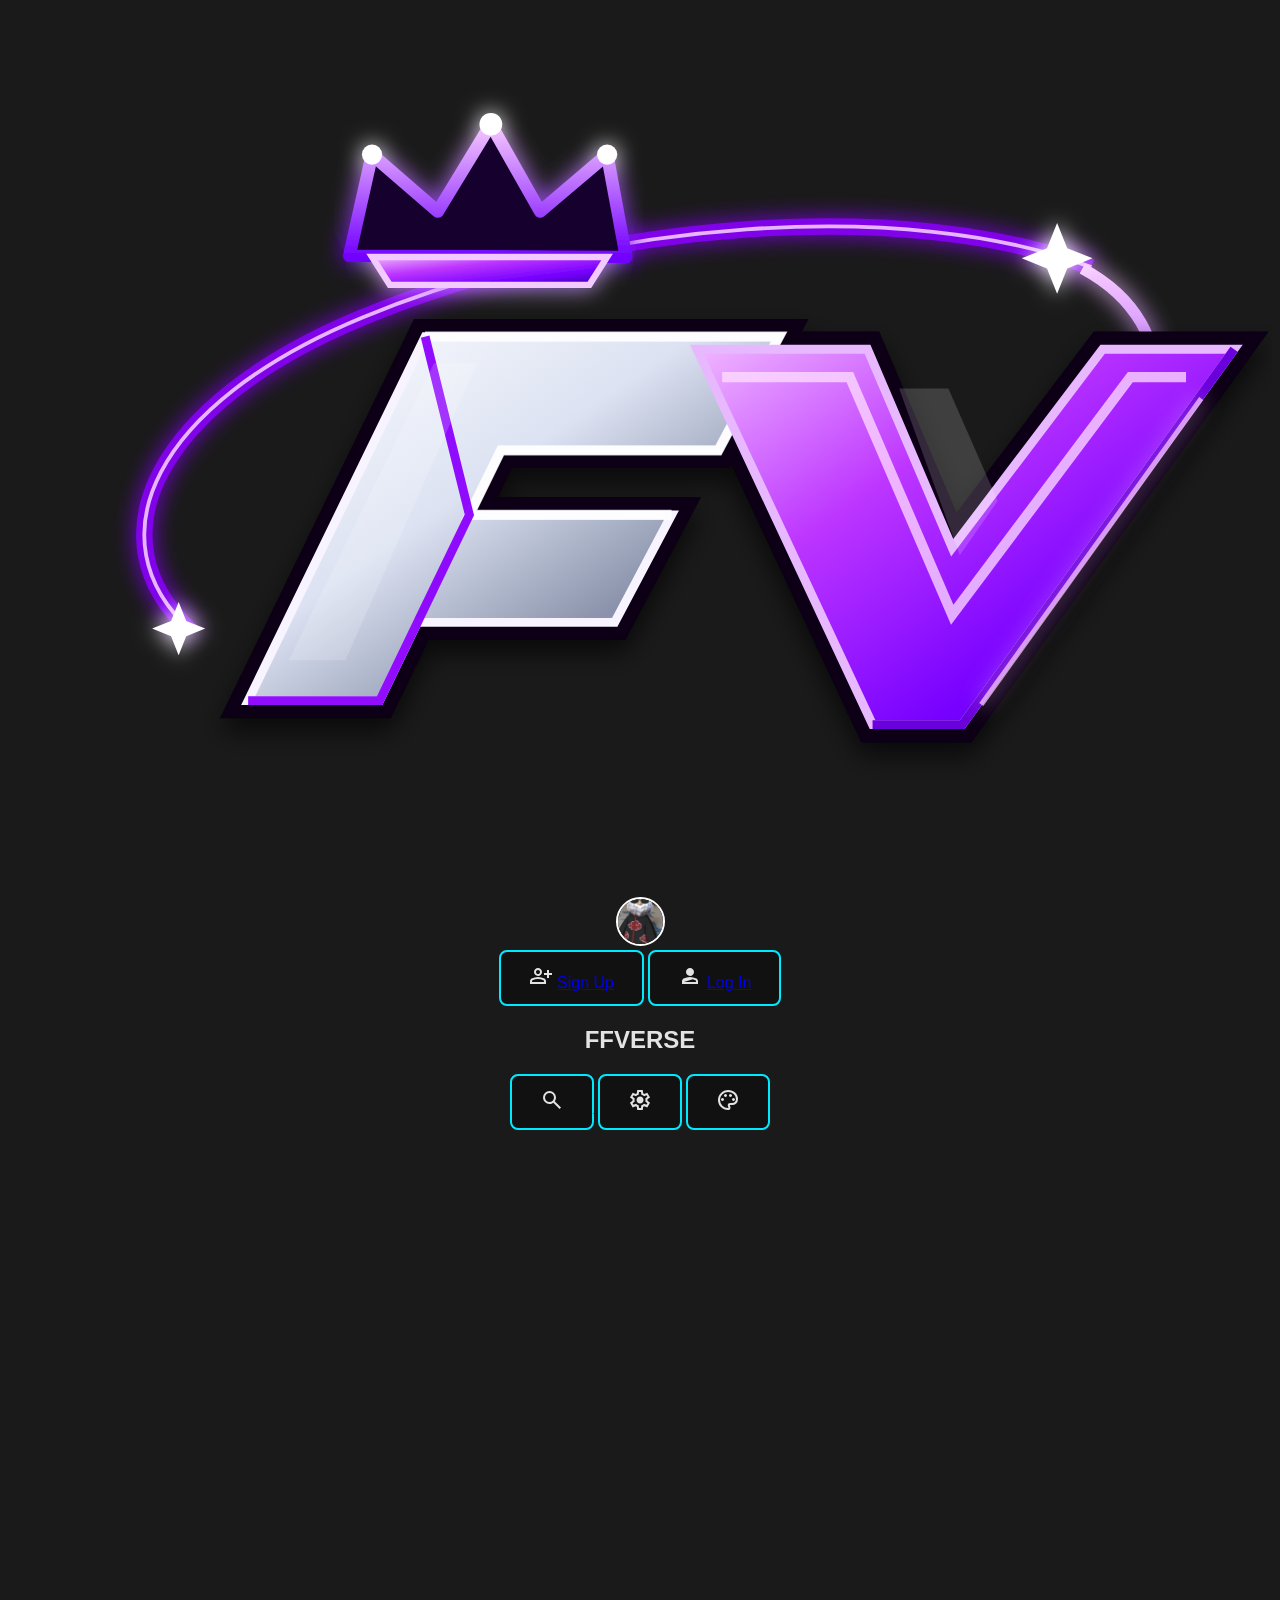
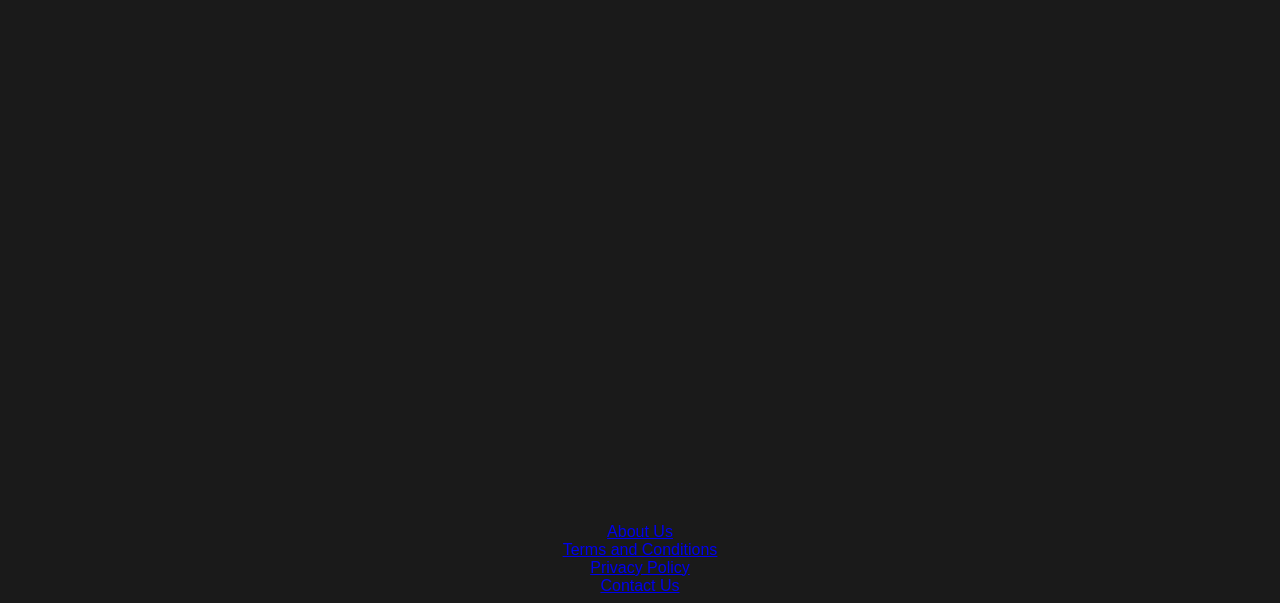
<file: index.html>
<!DOCTYPE html>
<html lang="en">
<head>
    <meta charset="UTF-8">
    <meta name="viewport" content="width=device-width, initial-scale=1.0">
    <title>Home</title>
</head>
<body>

  

<svg xmlns="http://www.w3.org/2000/svg" viewBox="0 0 1000 700" role="img" aria-labelledby="title desc">
  <title id="title">FV esports logo</title>
  <desc id="desc">Angular silver and neon-purple FV monogram with a crown and sweeping orbital accents on a transparent background.</desc>
  <defs>
    <linearGradient id="silver" x1="0" y1="0" x2="1" y2="1">
      <stop offset="0" stop-color="#ffffff"/>
      <stop offset=".42" stop-color="#dce2f2"/>
      <stop offset=".72" stop-color="#8992aa"/>
      <stop offset="1" stop-color="#f8f8ff"/>
    </linearGradient>
    <linearGradient id="violet" x1="0" y1="0" x2="1" y2="1">
      <stop offset="0" stop-color="#f0b6ff"/>
      <stop offset=".35" stop-color="#bd36ff"/>
      <stop offset=".72" stop-color="#7600ff"/>
      <stop offset="1" stop-color="#3c00a8"/>
    </linearGradient>
    <linearGradient id="edge" x1="0" y1="0" x2="0" y2="1">
      <stop offset="0" stop-color="#f7caff"/>
      <stop offset="1" stop-color="#7200ff"/>
    </linearGradient>
    <filter id="glow" x="-50%" y="-50%" width="200%" height="200%">
      <feGaussianBlur stdDeviation="9" result="blur"/>
      <feMerge><feMergeNode in="blur"/><feMergeNode in="SourceGraphic"/></feMerge>
    </filter>
    <filter id="shadow" x="-30%" y="-30%" width="160%" height="160%">
      <feGaussianBlur in="SourceAlpha" stdDeviation="10" result="blur"/>
      <feOffset dy="10" result="offset"/>
      <feComponentTransfer><feFuncA type="linear" slope=".65"/></feComponentTransfer>
      <feMerge><feMergeNode/><feMergeNode in="SourceGraphic"/></feMerge>
    </filter>
  </defs>

  <!-- Neon orbital accents -->
  <path d="M145 493 C65 420 116 313 280 245 C468 167 711 150 857 205"
        fill="none" stroke="#8b00ff" stroke-width="13" opacity=".9" filter="url(#glow)"/>
  <path d="M145 493 C65 420 116 313 280 245 C468 167 711 150 857 205"
        fill="none" stroke="#e7b4ff" stroke-width="3"/>
  <path d="M850 206 C935 252 927 348 824 425"
        fill="none" stroke="url(#edge)" stroke-width="9" filter="url(#glow)"/>

  <!-- Crown -->
  <g transform="translate(270 92)" filter="url(#glow)">
    <path d="M0 104 L18 24 L70 69 L112 0 L151 69 L204 24 L219 105 Z"
          fill="#16002e" stroke="url(#edge)" stroke-width="10" stroke-linejoin="round"/>
    <path d="M18 105 L204 105 L190 127 L32 127 Z" fill="url(#violet)" stroke="#f2caff" stroke-width="5"/>
    <circle cx="18" cy="24" r="8" fill="#fff"/>
    <circle cx="112" cy="0" r="9" fill="#fff"/>
    <circle cx="204" cy="24" r="8" fill="#fff"/>
  </g>

  <!-- Monogram dark extrusion -->
  <g filter="url(#shadow)" stroke="#090012" stroke-width="28" stroke-linejoin="miter">
    <path d="M190 548 L330 260 L610 260 L562 350 L390 350 L365 401 L525 401 L480 486 L324 486 L294 548 Z"
          fill="#090012"/>
    <path d="M545 270 L680 270 L747 427 L866 270 L970 270 L755 567 L684 567 Z"
          fill="#090012"/>
  </g>

  <!-- F -->
  <path d="M190 548 L330 260 L610 260 L562 350 L390 350 L365 401 L525 401 L480 486 L324 486 L294 548 Z"
        fill="url(#silver)" stroke="#f7f3ff" stroke-width="7" stroke-linejoin="miter"/>
  <path d="M330 260 L610 260 L562 350 L390 350 L365 401 L525 401"
        fill="none" stroke="#ffffff" stroke-width="8" opacity=".8"/>
  <path d="M190 548 L294 548 L324 486 L365 401 L330 260"
        fill="none" stroke="#8d00ff" stroke-width="7" opacity=".95"/>

  <!-- V -->
  <path d="M545 270 L680 270 L747 427 L866 270 L970 270 L755 567 L684 567 Z"
        fill="url(#violet)" stroke="#e8b8ff" stroke-width="7" stroke-linejoin="miter"/>
  <path d="M565 292 L666 292 L747 480 L888 292 L932 292"
        fill="none" stroke="#ffdfff" stroke-width="8" opacity=".75"/>
  <path d="M684 567 L755 567 L970 270"
        fill="none" stroke="#6a00db" stroke-width="7"/>

  <!-- Bright slash highlights -->
  <path d="M222 516 L337 281 L371 281 L267 516 Z" fill="#fff" opacity=".16"/>
  <path d="M705 301 L744 301 L783 390 L753 433 Z" fill="#fff" opacity=".16"/>
  <path d="M770 551 L944 309" stroke="#ffccff" stroke-width="4" opacity=".75" filter="url(#glow)"/>

  <!-- Small sparkle accents -->
  <g fill="#fff" filter="url(#glow)">
    <path d="M830 170 L838 190 L858 198 L838 206 L830 226 L822 206 L802 198 L822 190 Z"/>
    <path d="M135 470 L141 485 L156 491 L141 497 L135 512 L129 497 L114 491 L129 485 Z"/>
  </g>
</svg>

<link rel="stylesheet" href="style.css">

<img id="homeAvatar"
     src="ffverse avatars/avatar1.png"
     alt="Profile Avatar">
    <br>
     <button>
      <svg xmlns="http://www.w3.org/2000/svg" viewBox="0 0 24 24" height="24px" width="24px" fill="#e3e3e3"><path d="M18,14V11H15V9h3V6h2V9h3v2H20v3H18ZM6.18,10.83Q5,9.65 5,8T6.18,5.18T9,4t2.83,1.18T13,8t-1.17,2.82T9,12T6.18,10.83ZM1,20V17.2q0-0.85 0.44-1.56q0.44-0.71 1.16-1.09q1.55-0.78 3.15-1.16T9,13t3.25,0.39t3.15,1.16q0.72,0.38 1.16,1.09T17,17.2V20H1Zm2-2H15V17.2q0-0.27-0.14-0.5q-0.14-0.22-0.36-0.35q-1.35-0.68-2.72-1.01T9,15T6.23,15.34T3.5,16.35Q3.28,16.48 3.14,16.7Q3,16.93 3,17.2V18Zm7.41-8.59Q11,8.82 11,8T10.41,6.59T9,6Q8.18,6 7.59,6.59Q7,7.18 7,8T7.59,9.41T9,10q0.83,0 1.41-0.59ZM9,8ZM9,18Z"/></svg>
      <a href="signup.html">Sign Up</a>
    </button> 

     <button>
      <svg xmlns="http://www.w3.org/2000/svg" viewBox="0 0 24 24" height="24px" width="24px" fill="#e3e3e3"><path d="M9.18,10.83Q8,9.65 8,8T9.18,5.18T12,4t2.83,1.18T16,8t-1.17,2.82T12,12T9.18,10.83ZM4,20V17.2q0-0.85 0.44-1.56q0.44-0.71 1.16-1.09q1.55-0.78 3.15-1.16T12,13t3.25,0.39t3.15,1.16q0.72,0.38 1.16,1.09T20,17.2V20H4Zm2-2H18V17.2q0-0.27-0.14-0.5q-0.14-0.22-0.36-0.35q-1.35-0.68-2.72-1.0１T9,１５T6．２３，１５．３４T３．５，１６．３５Q３．２８，１６．４８ ３．１４，１６．７Q３，１６．９３ ３，１７．２V１８Zm７．４１－８．５９Q１４，８．８２ １４，８T１３．４１，６．５９T１２，６T１０．５９，６．５９Q１０，７．１８ １０，８t０．５９，１．４１T１２，１０t１．４１－０．５９ZM１２，８Zm０，１０Z"/></svg>
      <a href="login.html">Log In</a>
    </button> 
    

    <h2><b>FFVERSE</b></h2>

    <button>
    <a href="search.html">
    <svg xmlns="http://www.w3.org/2000/svg" viewBox="0 0 24 24" height="24px" width="24px" fill="#e3e3e3"><path d="M19.6,21l-6.3-6.3q-0.75,0.6-1.72,0.95T9.5,16q-2.72,0-4.61-1.89Q3,12.23 3,9.5Q3,6.77 4.89,4.89T9.5,3t4.61,1.89T16,9.5q0,1.1-0.35,2.07T14.7,13.3L21,19.6L19.6,21ZM9.5,14q1.88,0 3.19-1.31T14,9.5T12.69,6.31T9.5,5T6.31,6.31T5,9.5t1.31,3.19T9.5,14Z"/></svg>
    </button>
    <button>
      <a href="sensi.html">
    <svg xmlns="http://www.w3.org/2000/svg" viewBox="0 0 24 24" height="24px" width="24px" fill="#e3e3e3"><path d="M9.25,22l-0.4-3.2q-0.32-0.13-0.61-0.3T7.68,18.13L4.7,19.38L1.95,14.63l2.58-1.95Q4.5,12.5 4.5,12.34q0-0.16 0-0.34t0-0.34t0.03-0.34L1.95,9.38L4.7,4.63L7.68,5.88Q7.95,5.68 8.25,5.5t0.6-0.3L9.25,2h5.5l0.4,3.2q0.33,0.13 0.61,0.3t0.56,0.38L19.3,4.63l2.75,4.75l-2.57,1.95q0.02,0.18 0.02,0.34t0,0.34t0,0.34t-0.05,0.34l2.57,1.95l-2.75,4.75l-2.95-1.25q-0.27,0.2-0.57,0.38t-0.6,0.3L14.75,22H9.25ZM11,20h1.98l0.35-2.65q0.78-0.2 1.44-0.59t1.21-0.94l2.47,1.03l0.98-1.7l-2.15-1.63q0.13-0.35 0.17-0.74T17.5,12t-0.05-0.79q-0.05-0.39-0.17-0.74l2.15-1.63l-0.98-1.7L15.98,8.2q-0.55-0.57-1.21-0.96T13.33,6.65L13,4H11.03L10.68,6.65Q9.9,6.85 9.24,7.24T8.03,8.17L5.55,7.15L4.58,8.85l2.15,1.6Q6.6,10.83 6.55,11.2T6.5,12q0,0.4 0.05,0.77t0.17,0.75L4.58,15.15l0.98,1.7L8.03,15.8q0.55,0.58 1.21,0.96t1.44,0.59L11,20Zm1.05-4.5q1.45,0 2.47-1.03T15.55,12T14.53,9.52T12.05,8.5q-1.47,0-2.49,1.02T8.55,12t1.01,2.47t2.49,1.03ZM12,12Z"/></svg>
    </button>
    <button>
      <a href="hud.html">
    <svg xmlns="http://www.w3.org/2000/svg" viewBox="0 0 24 24" height="24px" width="24px" fill="#e3e3e3"><path d="M12,22q-2.05,0-3.88-0.79Q6.3,20.43 4.94,19.06Q3.58,17.7 2.79,15.88T2,12Q2,9.92 2.81,8.1q0.81-1.83 2.2-3.17Q6.4,3.57 8.25,2.79T12.2,2q2,0 3.78,0.69t3.11,1.9t2.13,2.88Q22,9.13 22,11.05q0,2.88-1.75,4.41T16,17H14.15q-0.22,0-0.31,0.13T13.75,17.4q0,0.3 0.38,0.86t0.38,1.29q0,1.25-0.69,1.85T12,22Zm0-10ZM7.58,12.58Q8,12.15 8,11.5T7.58,10.43T6.5,10T5.43,10.43T5,11.5t0.43,1.07T6.5,13t1.08-0.43Zm3-4Q11,8.15 11,7.5T10.58,6.43T9.5,6T8.43,6.43T8,7.5T8.43,8.57T9.5,9t1.08-0.43Zm5,0Q16,8.15 16,7.5T15.58,6.43T14.5,6T13.43,6.43T13,7.5t0.43,1.07T14.5,9t1.08-0.43Zm3,4Q19,12.15 19,11.5t-0.43-1.08T17.5,10t-1.07,0.42T16,11.5t0.43,1.07T17.5,13t1.07-0.43ZM12,20q0.23,0 0.36-0.13t0.14-0.32q0-0.35-0.38-0.82T11.75,17.3q0-1.05 0.73-1.68T14.25,15H16q1.65,0 2.82-0.96T20,11.05q0-3.03-2.31-5.04T12.2,4Q8.8,4 6.4,6.32T4,12q0,3.32 2.34,5.66T12,20Z"/></svg>
    </button>
<br>
    <div>
    <iframe width="560" height="315" src="https://www.youtube.com/embed/Gdl5ignI0iE?si=qGAc5zYYY2vfkqBN" title="YouTube video player" frameborder="0" allow="accelerometer; autoplay; clipboard-write; encrypted-media; gyroscope; picture-in-picture; web-share" referrerpolicy="strict-origin-when-cross-origin" allowfullscreen></iframe>
    </div>   
    <br>
    <div>
        <iframe width="560" height="315" src="https://www.youtube.com/embed/-sQd5cLMiOM?si=f-1fadE3T0sss0Aw" title="YouTube video player" frameborder="0" allow="accelerometer; autoplay; clipboard-write; encrypted-media; gyroscope; picture-in-picture; web-share" referrerpolicy="strict-origin-when-cross-origin" allowfullscreen></iframe>
    </div> 

<br>

    <div>
        <iframe width="560" height="315" src="https://www.youtube.com/embed/VTByM9A7vHE?si=7aMSjFX5CKEy9fOX" title="YouTube video player" frameborder="0" allow="accelerometer; autoplay; clipboard-write; encrypted-media; gyroscope; picture-in-picture; web-share" referrerpolicy="strict-origin-when-cross-origin" allowfullscreen></iframe>
    </div>

    <a href="aboutus.html">About Us</a> <br>
    <a href="termsandcondition.html">Terms and Conditions</a> <br>
    <a href="privacy.html">Privacy Policy</a> <br>
    <a href="contactus.html">Contact Us</a>
    
<script src="avatar.js"></script>

</body>
</html>
</file>
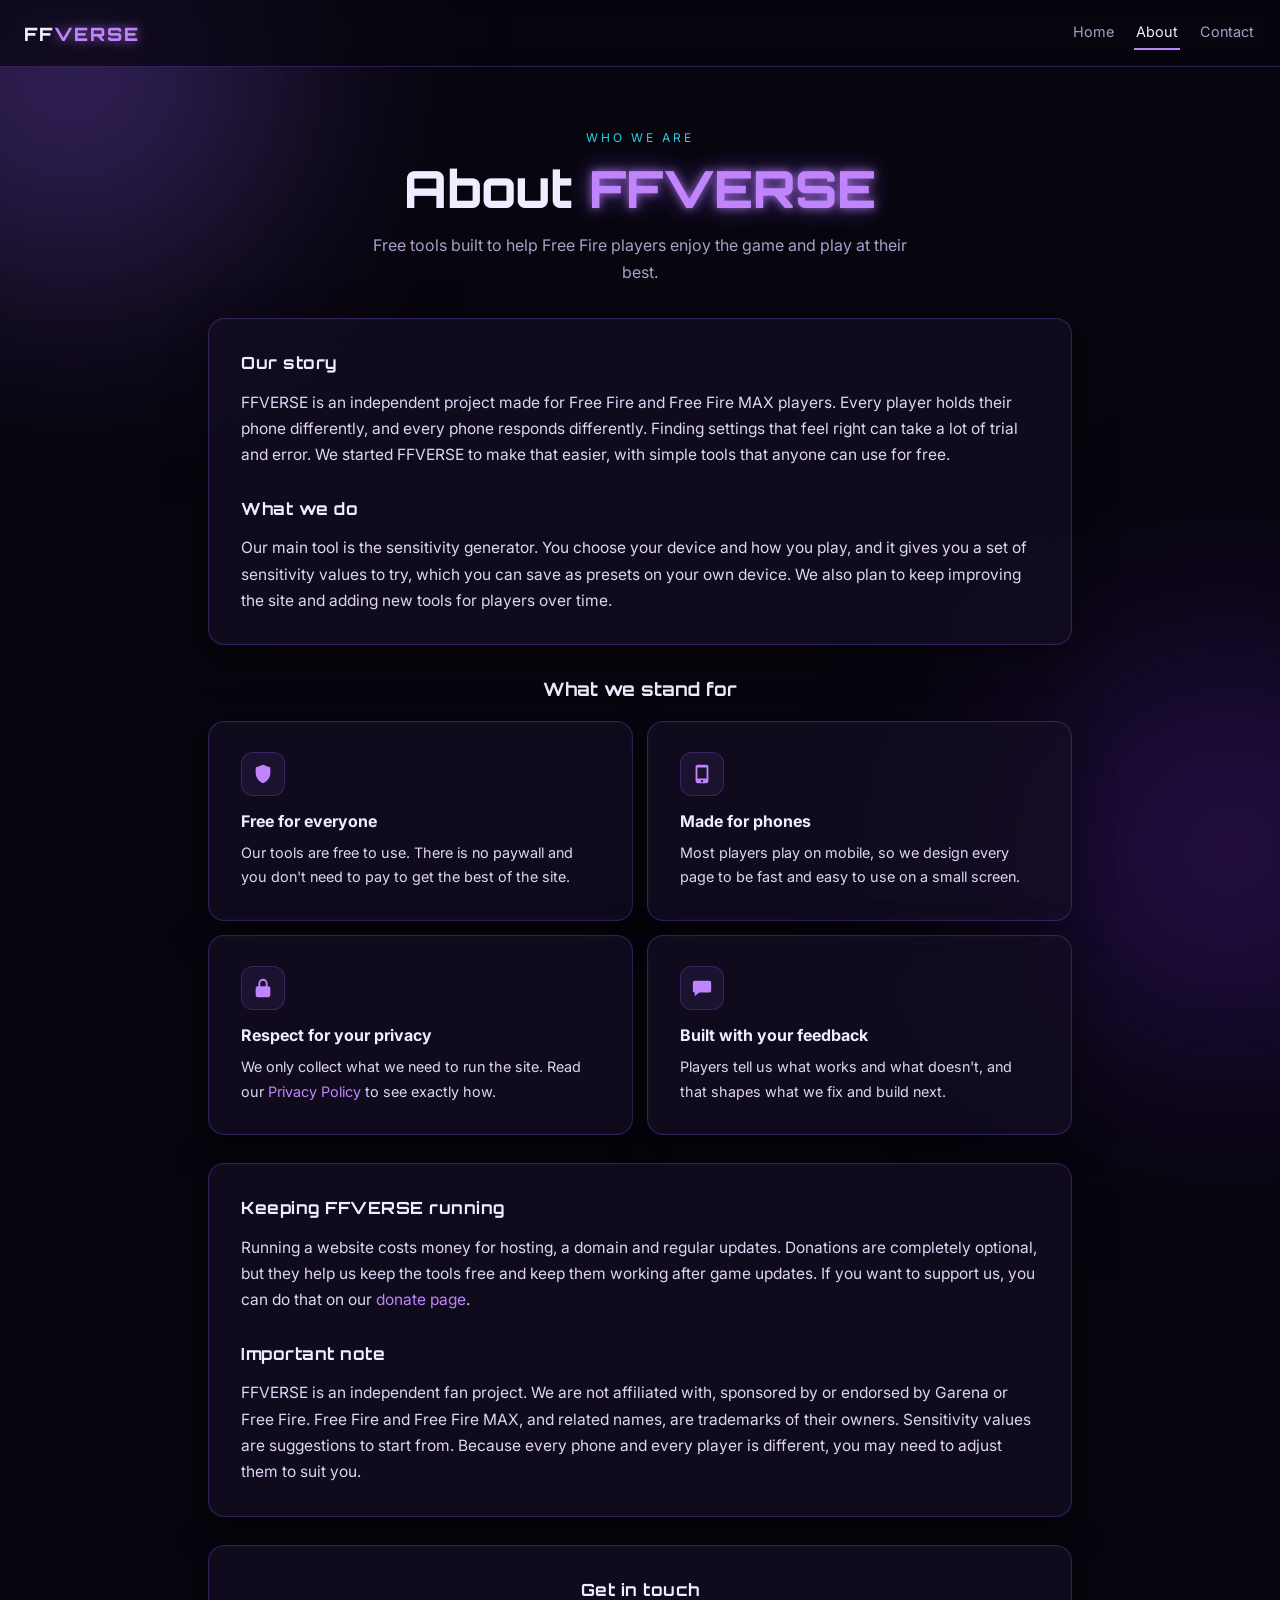
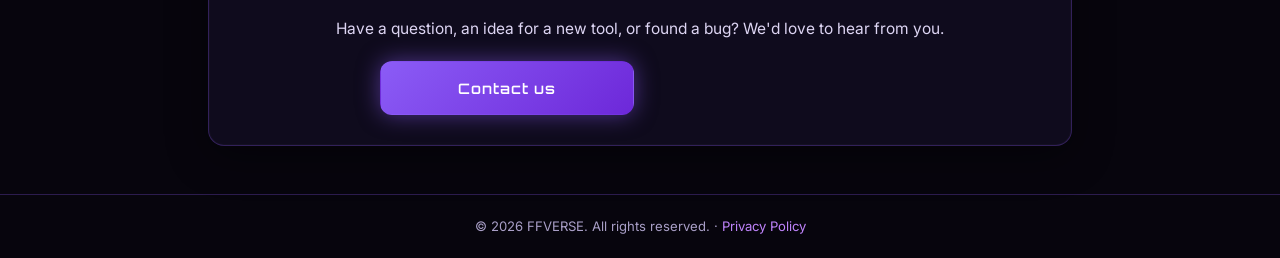
<file: aboutus.html>
<!DOCTYPE html>
<html lang="en">
<head>
  <meta charset="UTF-8">
  <meta name="viewport" content="width=device-width, initial-scale=1.0">
  <title>About Us | FFVERSE</title>
  <meta name="description" content="FFVERSE is an independent project that builds free tools for Free Fire and Free Fire MAX players.">
  <meta name="theme-color" content="#07050d">
  <link rel="preconnect" href="https://fonts.googleapis.com">
  <link rel="preconnect" href="https://fonts.gstatic.com" crossorigin>
  <link href="https://fonts.googleapis.com/css2?family=Orbitron:wght@600;800&family=Inter:wght@400;500;600&display=swap" rel="stylesheet">
  <link rel="stylesheet" href="about.css">
</head>
<body>
  <div class="bg-glow bg-glow--one" aria-hidden="true"></div>
  <div class="bg-glow bg-glow--two" aria-hidden="true"></div>

  <header class="topbar">
    <a href="index.html" class="brand" aria-label="FFVERSE home">FF<span>VERSE</span></a>
    <nav class="topbar__nav" aria-label="Main">
      <a href="index.html">Home</a>
      <a href="aboutus.html" aria-current="page">About</a>
      <a href="contactus.html">Contact</a>
    </nav>
  </header>

  <main class="wrap">
    <section class="hero">
      <p class="eyebrow">Who we are</p>
      <h1>About <span class="neon">FFVERSE</span></h1>
      <p class="hero__sub">Free tools built to help Free Fire players enjoy the game and play at their best.</p>
    </section>

    <article class="card story">
      <h2>Our story</h2>
      <p>
        FFVERSE is an independent project made for Free Fire and Free Fire MAX players. Every player holds their
        phone differently, and every phone responds differently. Finding settings that feel right can take a lot
        of trial and error. We started FFVERSE to make that easier, with simple tools that anyone can use for free.
      </p>

      <h2>What we do</h2>
      <p>
        Our main tool is the sensitivity generator. You choose your device and how you play, and it gives you a
        set of sensitivity values to try, which you can save as presets on your own device. We also plan to keep
        improving the site and adding new tools for players over time.
      </p>
    </article>

    <section class="values" aria-labelledby="values-title">
      <h2 id="values-title" class="section-title">What we stand for</h2>
      <div class="values__grid">
        <div class="card value">
          <span class="value__icon" aria-hidden="true">
            <svg viewBox="0 0 24 24"><path d="M12 2 4 5v6c0 5 3.400 9.300 8 11 4.600-1.700 8-6 8-11V5l-8-3Z"/></svg>
          </span>
          <h3>Free for everyone</h3>
          <p>Our tools are free to use. There is no paywall and you don't need to pay to get the best of the site.</p>
        </div>

        <div class="card value">
          <span class="value__icon" aria-hidden="true">
            <svg viewBox="0 0 24 24"><path d="M7 2h10a2 2 0 0 1 2 2v16a2 2 0 0 1-2 2H7a2 2 0 0 1-2-2V4a2 2 0 0 1 2-2Zm5 19a1.200 1.200 0 1 0 0-2.400 1.200 1.200 0 0 0 0 2.400ZM7 5v12h10V5H7Z"/></svg>
          </span>
          <h3>Made for phones</h3>
          <p>Most players play on mobile, so we design every page to be fast and easy to use on a small screen.</p>
        </div>

        <div class="card value">
          <span class="value__icon" aria-hidden="true">
            <svg viewBox="0 0 24 24"><path d="M12 2a5 5 0 0 1 5 5v3h1a2 2 0 0 1 2 2v8a2 2 0 0 1-2 2H6a2 2 0 0 1-2-2v-8a2 2 0 0 1 2-2h1V7a5 5 0 0 1 5-5Zm0 2a3 3 0 0 0-3 3v3h6V7a3 3 0 0 0-3-3Z"/></svg>
          </span>
          <h3>Respect for your privacy</h3>
          <p>We only collect what we need to run the site. Read our <a href="privacy.html">Privacy Policy</a> to see exactly how.</p>
        </div>

        <div class="card value">
          <span class="value__icon" aria-hidden="true">
            <svg viewBox="0 0 24 24"><path d="M4 4h16a2 2 0 0 1 2 2v9a2 2 0 0 1-2 2H9l-5 4v-4a2 2 0 0 1-2-2V6a2 2 0 0 1 2-2Z"/></svg>
          </span>
          <h3>Built with your feedback</h3>
          <p>Players tell us what works and what doesn't, and that shapes what we fix and build next.</p>
        </div>
      </div>
    </section>

    <article class="card story">
      <h2>Keeping FFVERSE running</h2>
      <p>
        Running a website costs money for hosting, a domain and regular updates. Donations are completely
        optional, but they help us keep the tools free and keep them working after game updates. If you want to
        support us, you can do that on our <a href="donate.html">donate page</a>.
      </p>

      <h2>Important note</h2>
      <p>
        FFVERSE is an independent fan project. We are not affiliated with, sponsored by or endorsed by Garena or
        Free Fire. Free Fire and Free Fire MAX, and related names, are trademarks of their owners.
        Sensitivity values are suggestions to start from. Because every phone and every player is different, you
        may need to adjust them to suit you.
      </p>
    </article>

    <section class="cta card">
      <h2>Get in touch</h2>
      <p>Have a question, an idea for a new tool, or found a bug? We'd love to hear from you.</p>
      <div class="cta__buttons">
        <a href="contactus.html" class="btn">Contact us</a>
      </div>
    </section>
  </main>

  <footer class="footer">
    <p>&copy; <span id="year"></span> FFVERSE. All rights reserved. &middot; <a href="privacy.html">Privacy Policy</a></p>
  </footer>

  <script>
    document.getElementById("year").textContent = new Date().getFullYear();
  </script>
</body>
</html>
</file>
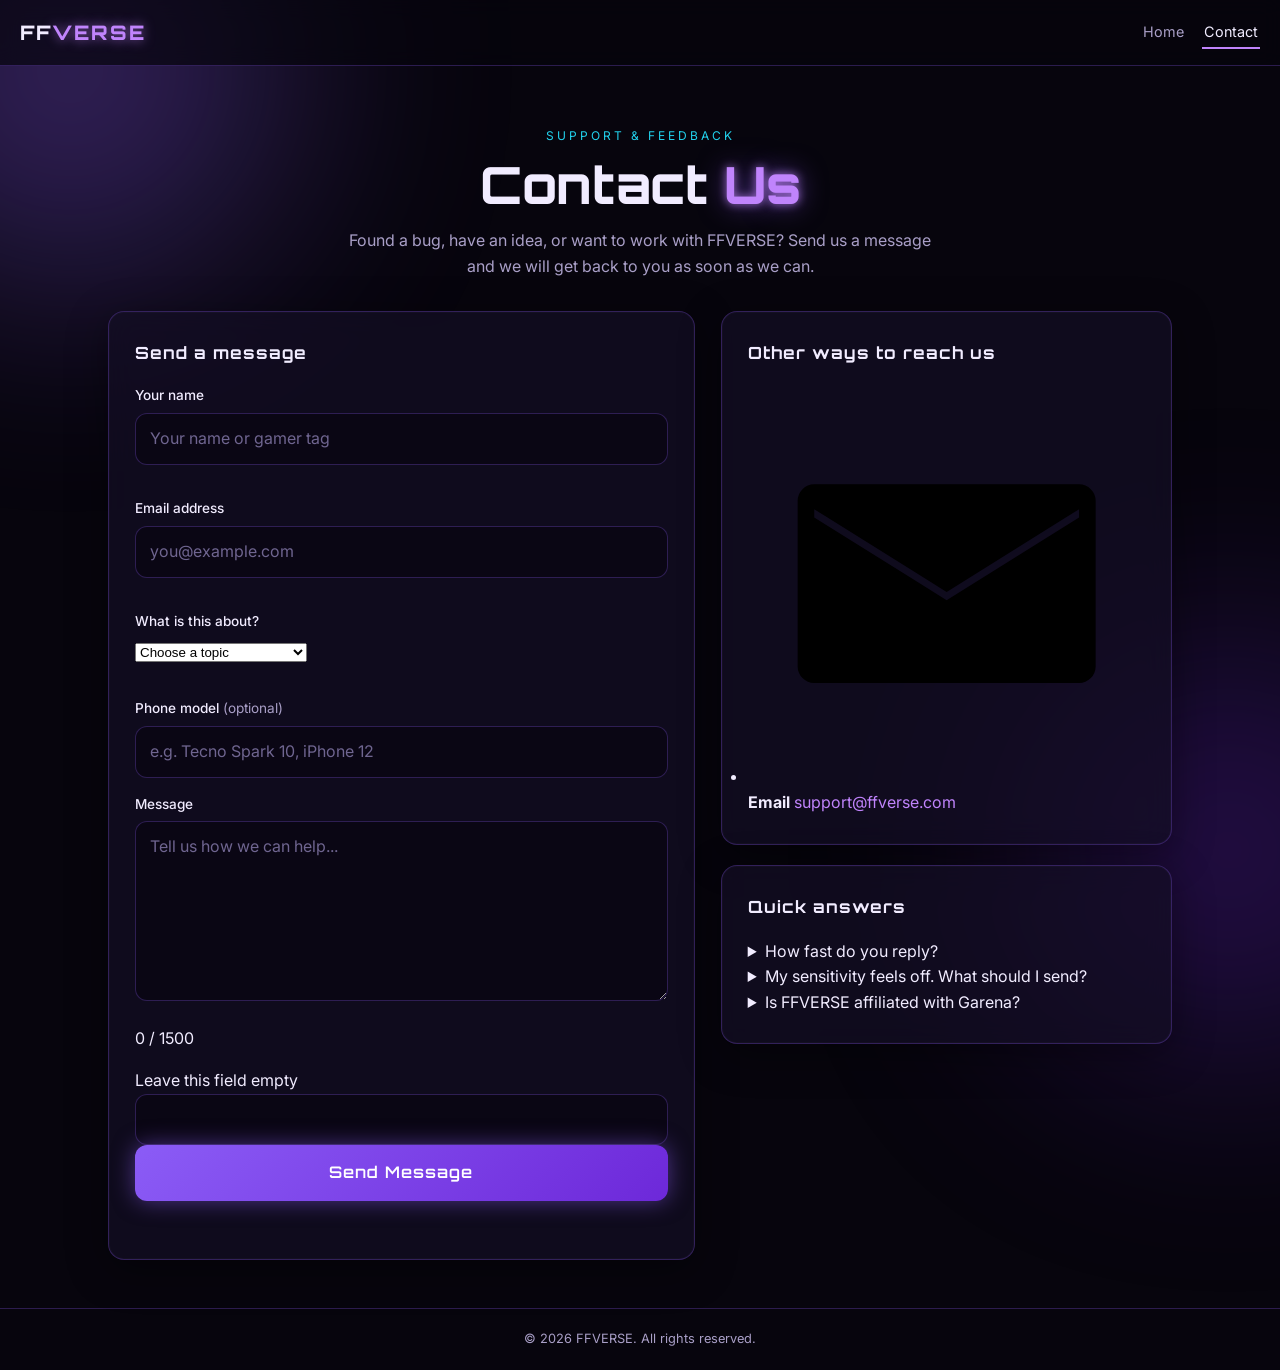
<file: contactus.html>
<!DOCTYPE html>
<html lang="en">
<head>
  <meta charset="UTF-8">
  <meta name="viewport" content="width=device-width, initial-scale=1.0">
  <title>Contact Us | FFVERSE</title>
  <meta name="description" content="Get in touch with the FFVERSE team. Questions, feedback, bug reports or partnerships.">
  <meta name="theme-color" content="#07050d">
  <link rel="preconnect" href="https://fonts.googleapis.com">
  <link rel="preconnect" href="https://fonts.gstatic.com" crossorigin>
  <link href="https://fonts.googleapis.com/css2?family=Orbitron:wght@600;800&family=Inter:wght@400;500;600&display=swap" rel="stylesheet">
  <link rel="stylesheet" href="contact.css">
</head>
<body>
  <div class="bg-glow bg-glow--one" aria-hidden="true"></div>
  <div class="bg-glow bg-glow--two" aria-hidden="true"></div>

  <header class="topbar">
    <a href="index.html" class="brand" aria-label="FFVERSE home">FF<span>VERSE</span></a>
    <nav class="topbar__nav" aria-label="Main">
      <a href="index.html">Home</a>
      <a href="contact.html" aria-current="page">Contact</a>
    </nav>
  </header>

  <main class="wrap">
    <section class="hero">
      <p class="eyebrow">Support &amp; Feedback</p>
      <h1>Contact <span class="neon">Us</span></h1>
      <p class="hero__sub">Found a bug, have an idea, or want to work with FFVERSE? Send us a message and we will get back to you as soon as we can.</p>
    </section>

    <div class="layout">
      <!-- Contact form -->
      <section class="card form-card" aria-labelledby="form-title">
        <h2 id="form-title">Send a message</h2>

        <form id="contactForm" novalidate>
          <div class="field">
            <label for="name">Your name</label>
            <input type="text" id="name" name="name" autocomplete="name" maxlength="60" placeholder="Your name or gamer tag" required>
            <p class="error" data-error-for="name" role="alert"></p>
          </div>

          <div class="field">
            <label for="email">Email address</label>
            <input type="email" id="email" name="email" autocomplete="email" maxlength="100" placeholder="you@example.com" required>
            <p class="error" data-error-for="email" role="alert"></p>
          </div>

          <div class="field">
            <label for="topic">What is this about?</label>
            <select id="topic" name="topic" required>
              <option value="" selected disabled>Choose a topic</option>
              <option>Sensitivity generator help</option>
              <option>Bug report</option>
              <option>Account or login issue</option>
              <option>Feature suggestion</option>
              <option>Partnership or business</option>
              <option>Other</option>
            </select>
            <p class="error" data-error-for="topic" role="alert"></p>
          </div>

          <div class="field" id="deviceField">
            <label for="device">Phone model <span class="optional">(optional)</span></label>
            <input type="text" id="device" name="device" maxlength="60" placeholder="e.g. Tecno Spark 10, iPhone 12">
          </div>

          <div class="field">
            <label for="message">Message</label>
            <textarea id="message" name="message" rows="6" maxlength="1500" placeholder="Tell us how we can help..." required></textarea>
            <div class="field__meta">
              <p class="error" data-error-for="message" role="alert"></p>
              <span class="counter" id="counter">0 / 1500</span>
            </div>
          </div>

          <!-- Honeypot: real users never see or fill this -->
          <div class="hp" aria-hidden="true">
            <label for="website">Leave this field empty</label>
            <input type="text" id="website" name="website" tabindex="-1" autocomplete="off">
          </div>

          <button type="submit" class="btn" id="submitBtn">
            <span class="btn__label">Send Message</span>
            <span class="btn__spinner" aria-hidden="true"></span>
          </button>

          <p class="status" id="formStatus" role="status" aria-live="polite"></p>
        </form>
      </section>

      <!-- Side info -->
      <aside class="side">
        <section class="card info-card" aria-labelledby="reach-title">
          <h2 id="reach-title">Other ways to reach us</h2>
          <ul class="contact-list">
            <li>
              <span class="icon" aria-hidden="true">
                <svg viewBox="0 0 24 24"><path d="M4 6h16a1 1 0 0 1 1 1v10a1 1 0 0 1-1 1H4a1 1 0 0 1-1-1V7a1 1 0 0 1 1-1Zm0 1.5V8l8 5 8-5v-.5l-8 5-8-5Z"/></svg>
              </span>
              <div>
                <strong>Email</strong>
                <a href="mailto:ffverseofficial@gmail.com" id="emailLink">ffverseofficial@gmail.com</a>
              </div>
            </li>
          </ul>
        </section>

        <section class="card info-card" aria-labelledby="faq-title">
          <h2 id="faq-title">Quick answers</h2>
          <details>
            <summary>How fast do you reply?</summary>
            <p>We usually respond within 24 to 48 hours. Busy periods like new game updates can take a little longer.</p>
          </details>
          <details>
            <summary>My sensitivity feels off. What should I send?</summary>
            <p>Select "Sensitivity generator help", add your phone model, and tell us what feels too fast or too slow. The more detail, the better we can help.</p>
          </details>
          <details>
            <summary>Is FFVERSE affiliated with Garena?</summary>
            <p>No. FFVERSE is an independent fan project and is not affiliated with or endorsed by Garena or Free Fire.</p>
          </details>
        </section>
      </aside>
    </div>
  </main>

  <footer class="footer">
    <p>&copy; <span id="year"></span> FFVERSE. All rights reserved.</p>
  </footer>

  <script src="contact.js"></script>
</body>
</html>
</file>
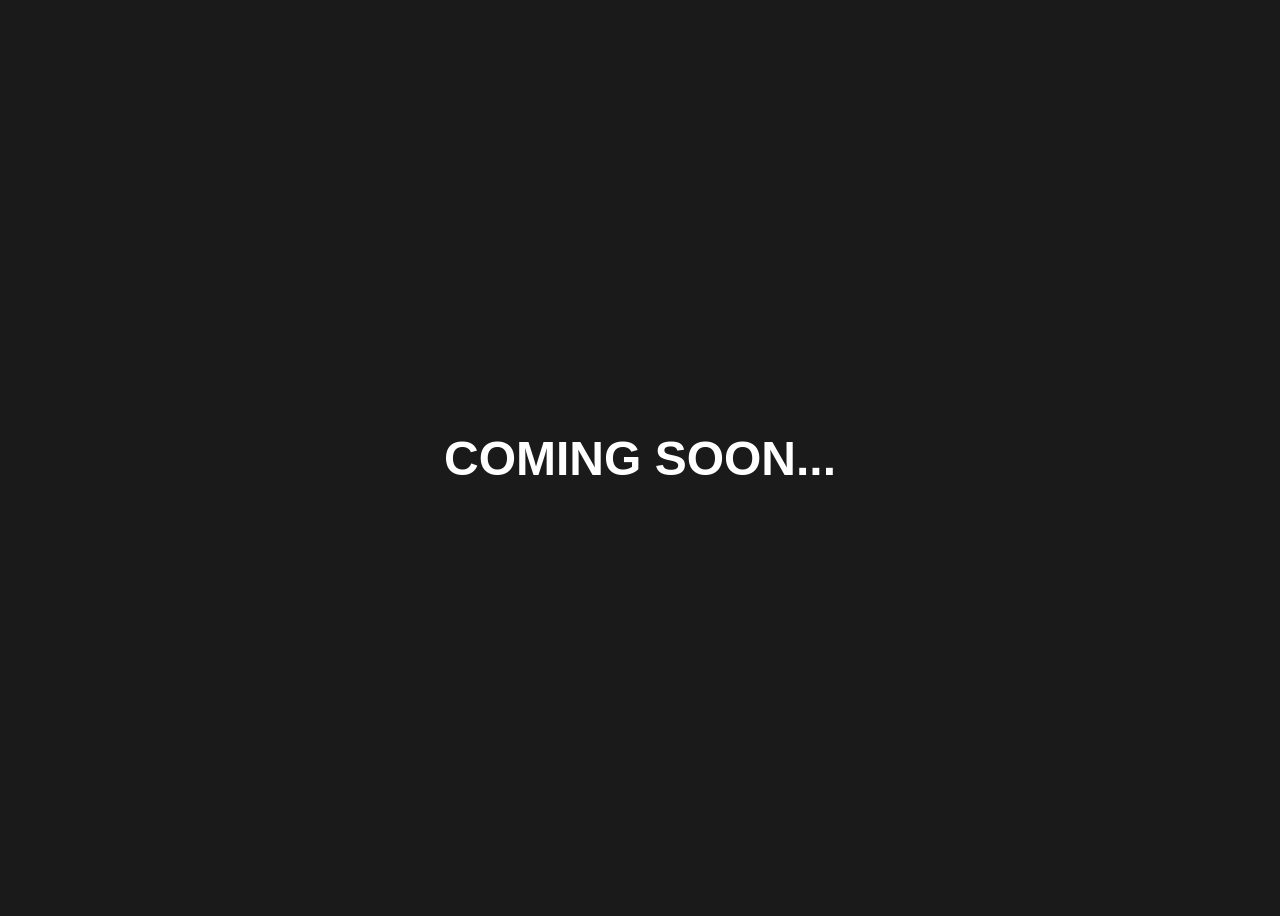
<file: hud.html>
<!DOCTYPE html>
<html lang="en">
<head>
    <meta charset="UTF-8">
    <meta name="viewport" content="width=device-width, initial-scale=1.0">
    <title>Document</title>
</head>
<body>
    <h1>COMING SOON...</h1>

    <style>
        body {
            display: flex;
            justify-content: center;
            align-items: center;
            height: 100vh;
            background-color: #1a1a1a;
            color: #fff;
            font-family: Arial, sans-serif;
        }
        h1 {
            font-size: 3rem;
        }

        html{
            text-align: center;
        }

    </style>

</body>
</html>
</file>
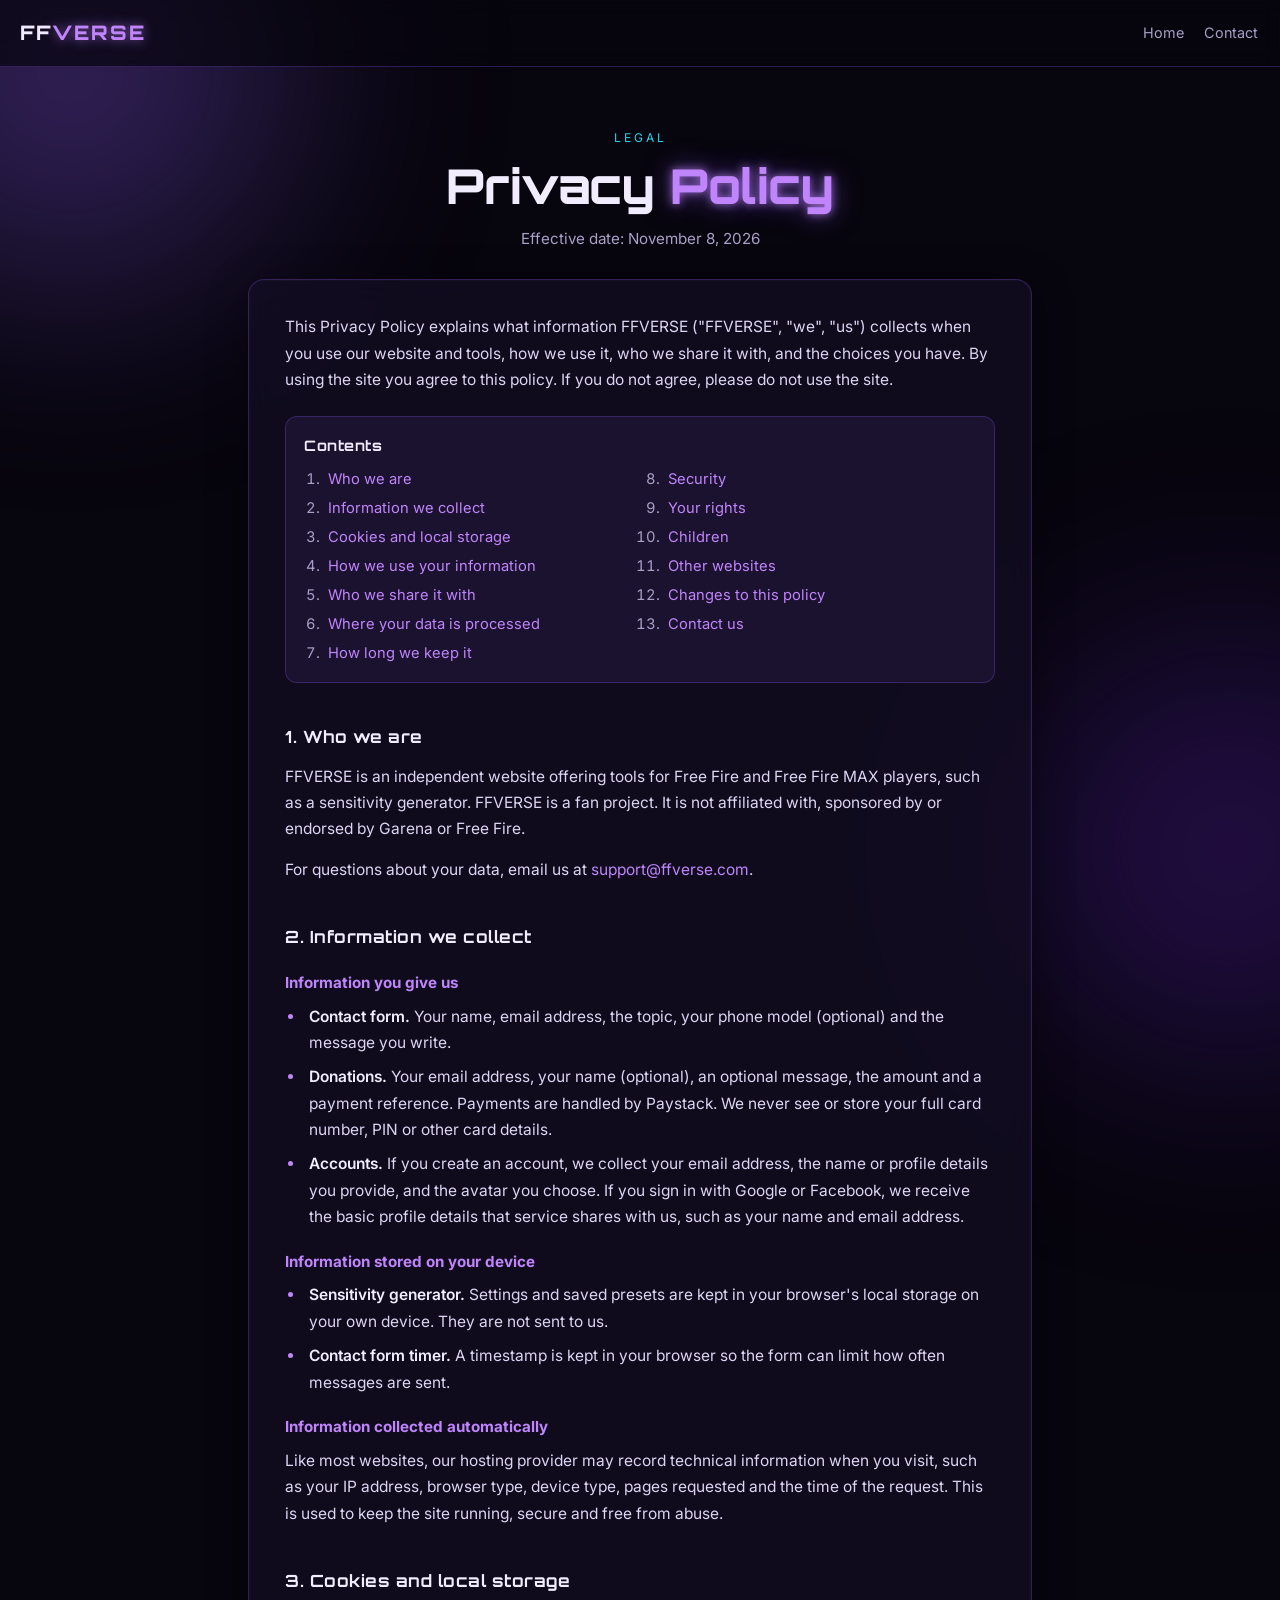
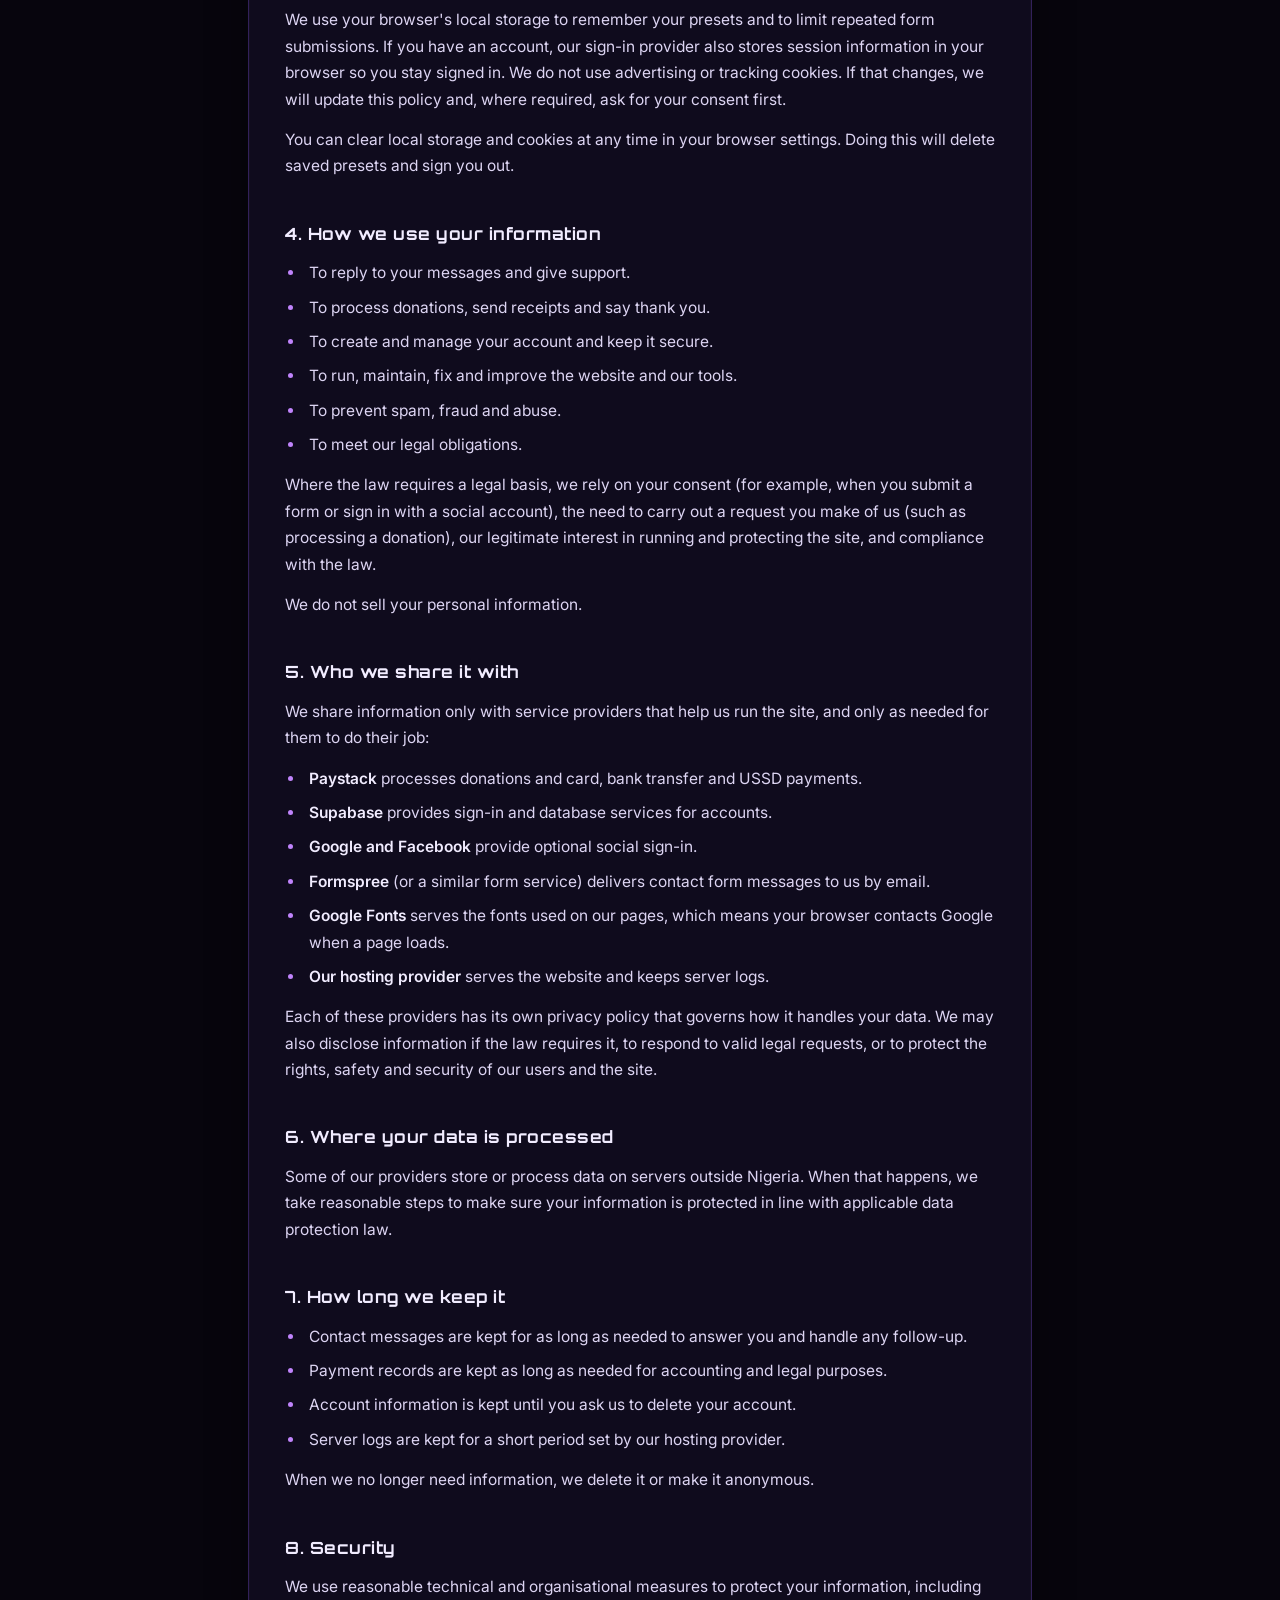
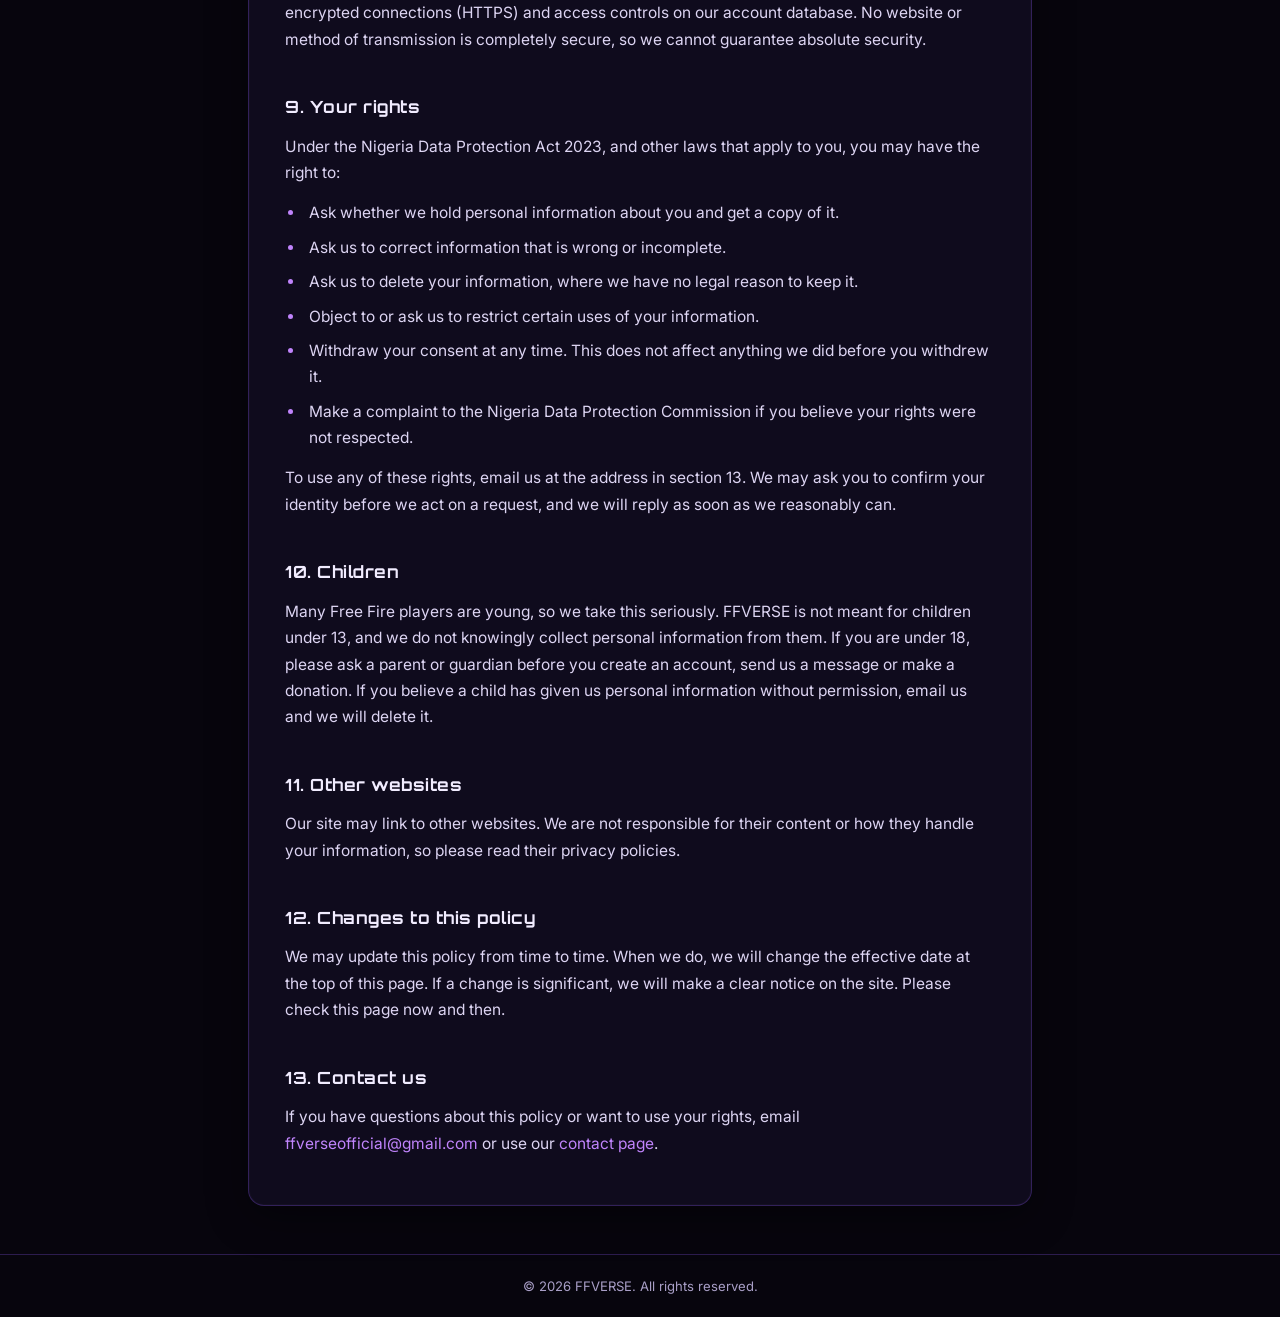
<file: privacy.html>
<!DOCTYPE html>
<html lang="en">
<head>
  <meta charset="UTF-8">
  <meta name="viewport" content="width=device-width, initial-scale=1.0">
  <title>Privacy Policy | FFVERSE</title>
  <meta name="description" content="How FFVERSE collects, uses and protects your information.">
  <meta name="theme-color" content="#07050d">
  <link rel="preconnect" href="https://fonts.googleapis.com">
  <link rel="preconnect" href="https://fonts.gstatic.com" crossorigin>
  <link href="https://fonts.googleapis.com/css2?family=Orbitron:wght@600;800&family=Inter:wght@400;500;600&display=swap" rel="stylesheet">
  <link rel="stylesheet" href="privacy.css">
</head>
<body>
  <div class="bg-glow bg-glow--one" aria-hidden="true"></div>
  <div class="bg-glow bg-glow--two" aria-hidden="true"></div>

  <header class="topbar">
    <a href="index.html" class="brand" aria-label="FFVERSE home">FF<span>VERSE</span></a>
    <nav class="topbar__nav" aria-label="Main">
      <a href="index.html">Home</a>
      <a href="contactus.html">Contact</a>
    </nav>
  </header>

  <main class="wrap">
    <section class="hero">
      <p class="eyebrow">Legal</p>
      <h1>Privacy <span class="neon">Policy</span></h1>
      <p class="hero__sub">Effective date: November 8, 2026</p>
    </section>

    <article class="card policy">
      <p>
        This Privacy Policy explains what information FFVERSE ("FFVERSE", "we", "us") collects when you use our
        website and tools, how we use it, who we share it with, and the choices you have. By using the site you
        agree to this policy. If you do not agree, please do not use the site.
      </p>

      <nav class="toc" aria-label="Contents">
        <h2>Contents</h2>
        <ol>
          <li><a href="#who">Who we are</a></li>
          <li><a href="#collect">Information we collect</a></li>
          <li><a href="#storage">Cookies and local storage</a></li>
          <li><a href="#use">How we use your information</a></li>
          <li><a href="#share">Who we share it with</a></li>
          <li><a href="#transfers">Where your data is processed</a></li>
          <li><a href="#retention">How long we keep it</a></li>
          <li><a href="#security">Security</a></li>
          <li><a href="#rights">Your rights</a></li>
          <li><a href="#children">Children</a></li>
          <li><a href="#links">Other websites</a></li>
          <li><a href="#changes">Changes to this policy</a></li>
          <li><a href="#contact">Contact us</a></li>
        </ol>
      </nav>

      <h2 id="who">1. Who we are</h2>
      <p>
        FFVERSE is an independent website offering tools for Free Fire and Free Fire MAX players, such as a
        sensitivity generator. FFVERSE is a fan project. It is not affiliated with, sponsored by or endorsed by
        Garena or Free Fire.
      </p>
      <p>
        For questions about your data, email us at
        <a href="mailto:support@ffverse.com" id="policyEmail">support@ffverse.com</a>.
      </p>

      <h2 id="collect">2. Information we collect</h2>

      <h3>Information you give us</h3>
      <ul>
        <li>
          <strong>Contact form.</strong> Your name, email address, the topic, your phone model (optional) and the
          message you write.
        </li>
        <li>
          <strong>Donations.</strong> Your email address, your name (optional), an optional message, the amount
          and a payment reference. Payments are handled by Paystack. We never see or store your full card number,
          PIN or other card details.
        </li>
        <li>
          <strong>Accounts.</strong> If you create an account, we collect your email address, the name or profile
          details you provide, and the avatar you choose. If you sign in with Google or Facebook, we receive the
          basic profile details that service shares with us, such as your name and email address.
        </li>
      </ul>

      <h3>Information stored on your device</h3>
      <ul>
        <li>
          <strong>Sensitivity generator.</strong> Settings and saved presets are kept in your browser's local
          storage on your own device. They are not sent to us.
        </li>
        <li>
          <strong>Contact form timer.</strong> A timestamp is kept in your browser so the form can limit how often
          messages are sent.
        </li>
      </ul>

      <h3>Information collected automatically</h3>
      <p>
        Like most websites, our hosting provider may record technical information when you visit, such as your IP
        address, browser type, device type, pages requested and the time of the request. This is used to keep the
        site running, secure and free from abuse.
      </p>

      <h2 id="storage">3. Cookies and local storage</h2>
      <p>
        We use your browser's local storage to remember your presets and to limit repeated form submissions. If you
        have an account, our sign-in provider also stores session information in your browser so you stay signed
        in. We do not use advertising or tracking cookies. If that changes, we will update this policy and, where
        required, ask for your consent first.
      </p>
      <p>
        You can clear local storage and cookies at any time in your browser settings. Doing this will delete saved
        presets and sign you out.
      </p>

      <h2 id="use">4. How we use your information</h2>
      <ul>
        <li>To reply to your messages and give support.</li>
        <li>To process donations, send receipts and say thank you.</li>
        <li>To create and manage your account and keep it secure.</li>
        <li>To run, maintain, fix and improve the website and our tools.</li>
        <li>To prevent spam, fraud and abuse.</li>
        <li>To meet our legal obligations.</li>
      </ul>
      <p>
        Where the law requires a legal basis, we rely on your consent (for example, when you submit a form or
        sign in with a social account), the need to carry out a request you make of us (such as processing a
        donation), our legitimate interest in running and protecting the site, and compliance with the law.
      </p>
      <p>We do not sell your personal information.</p>

      <h2 id="share">5. Who we share it with</h2>
      <p>
        We share information only with service providers that help us run the site, and only as needed for them to
        do their job:
      </p>
      <ul>
        <li><strong>Paystack</strong> processes donations and card, bank transfer and USSD payments.</li>
        <li><strong>Supabase</strong> provides sign-in and database services for accounts.</li>
        <li><strong>Google and Facebook</strong> provide optional social sign-in.</li>
        <li><strong>Formspree</strong> (or a similar form service) delivers contact form messages to us by email.</li>
        <li><strong>Google Fonts</strong> serves the fonts used on our pages, which means your browser contacts Google when a page loads.</li>
        <li><strong>Our hosting provider</strong> serves the website and keeps server logs.</li>
      </ul>
      <p>
        Each of these providers has its own privacy policy that governs how it handles your data. We may also
        disclose information if the law requires it, to respond to valid legal requests, or to protect the
        rights, safety and security of our users and the site.
      </p>

      <h2 id="transfers">6. Where your data is processed</h2>
      <p>
        Some of our providers store or process data on servers outside Nigeria. When that happens, we take
        reasonable steps to make sure your information is protected in line with applicable data protection law.
      </p>

      <h2 id="retention">7. How long we keep it</h2>
      <ul>
        <li>Contact messages are kept for as long as needed to answer you and handle any follow-up.</li>
        <li>Payment records are kept as long as needed for accounting and legal purposes.</li>
        <li>Account information is kept until you ask us to delete your account.</li>
        <li>Server logs are kept for a short period set by our hosting provider.</li>
      </ul>
      <p>When we no longer need information, we delete it or make it anonymous.</p>

      <h2 id="security">8. Security</h2>
      <p>
        We use reasonable technical and organisational measures to protect your information, including encrypted
        connections (HTTPS) and access controls on our account database. No website or method of transmission is
        completely secure, so we cannot guarantee absolute security.
      </p>

      <h2 id="rights">9. Your rights</h2>
      <p>
        Under the Nigeria Data Protection Act 2023, and other laws that apply to you, you may have the right to:
      </p>
      <ul>
        <li>Ask whether we hold personal information about you and get a copy of it.</li>
        <li>Ask us to correct information that is wrong or incomplete.</li>
        <li>Ask us to delete your information, where we have no legal reason to keep it.</li>
        <li>Object to or ask us to restrict certain uses of your information.</li>
        <li>Withdraw your consent at any time. This does not affect anything we did before you withdrew it.</li>
        <li>Make a complaint to the Nigeria Data Protection Commission if you believe your rights were not respected.</li>
      </ul>
      <p>
        To use any of these rights, email us at the address in section 13. We may ask you to confirm your identity
        before we act on a request, and we will reply as soon as we reasonably can.
      </p>

      <h2 id="children">10. Children</h2>
      <p>
        Many Free Fire players are young, so we take this seriously. FFVERSE is not meant for children under 13,
        and we do not knowingly collect personal information from them. If you are under 18, please ask a parent or
        guardian before you create an account, send us a message or make a donation. If you believe a child has
        given us personal information without permission, email us and we will delete it.
      </p>

      <h2 id="links">11. Other websites</h2>
      <p>
        Our site may link to other websites. We are not responsible for their content or how they handle your
        information, so please read their privacy policies.
      </p>

      <h2 id="changes">12. Changes to this policy</h2>
      <p>
        We may update this policy from time to time. When we do, we will change the effective date at the top of
        this page. If a change is significant, we will make a clear notice on the site. Please check this page
        now and then.
      </p>

      <h2 id="contact">13. Contact us</h2>
      <p>
        If you have questions about this policy or want to use your rights, email
        <a href="mailto:ffverseofficial@gmail.com">ffverseofficial@gmail.com</a> or use our
        <a href="contactus.html">contact page</a>.
      </p>
    </article>
  </main>

  <footer class="footer">
    <p>&copy; <span id="year"></span> FFVERSE. All rights reserved.</p>
  </footer>

  <script>
    document.getElementById("year").textContent = new Date().getFullYear();
  </script>
</body>
</html>
</file>
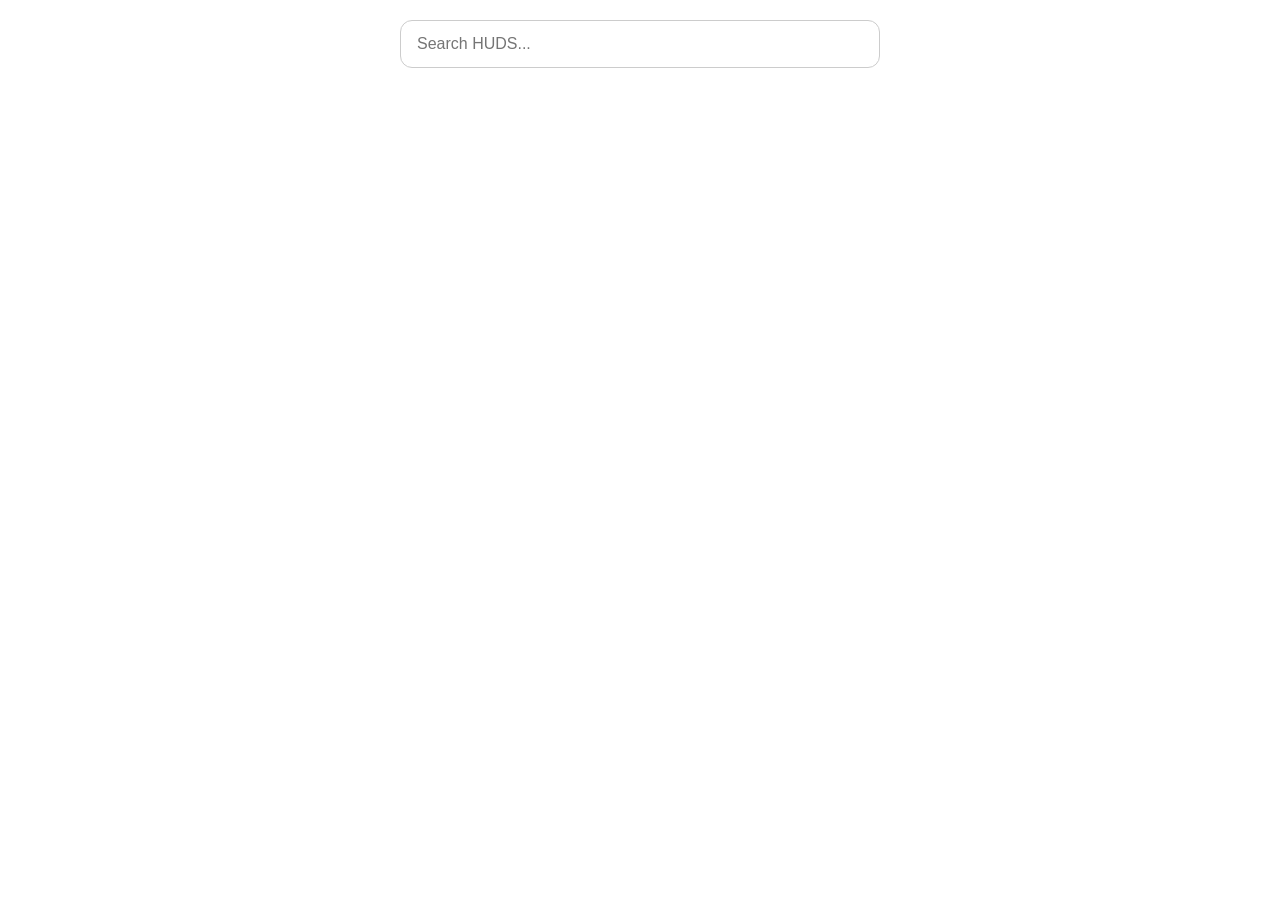
<file: search.html>
<!DOCTYPE html>
<html lang="en">
<head>
    <meta charset="UTF-8">
    <meta name="viewport" content="width=device-width, initial-scale=1.0">
    <title>Document</title>
</head>
<body>
    
    <!-- ============ SEARCH BAR: paste this whole block where you want it ============ -->
<style>
  .sb-wrap { position: relative; max-width: 480px; margin: 20px auto; font-family: system-ui, -apple-system, Arial, sans-serif; }
  .sb-input {
    width: 100%; box-sizing: border-box; padding: 14px 16px; font-size: 16px; /* 16px stops iPhone auto-zoom */
    border: 1.5px solid #ccc; border-radius: 12px; outline: none; background: #fff; color: #111;
  }
  .sb-input:focus { border-color: #111; }
  .sb-list {
    position: absolute; left: 0; right: 0; top: calc(100% + 6px); margin: 0; padding: 6px; list-style: none;
    background: #fff; border: 1px solid #ddd; border-radius: 12px; box-shadow: 0 8px 24px rgba(0,0,0,.12);
    display: none; z-index: 999;
  }
  .sb-list.open { display: block; }
  .sb-item a {
    display: block; padding: 12px 14px; border-radius: 8px; color: #111; text-decoration: none; font-size: 16px;
  }
  .sb-item a:hover, .sb-item.active a { background: #f1f1f1; }
  .sb-item small { display: block; color: #777; font-size: 12px; margin-top: 2px; }
</style>

<div class="sb-wrap">
  <input id="sbInput" class="sb-input" type="search" placeholder="Search HUDS..." autocomplete="off" aria-label="Search">
  <ul id="sbList" class="sb-list" role="listbox"></ul>
</div>

<script>
  // ---- EDIT THIS PART: your suggestions and where each one should take people ----
  var SUGGESTIONS = [
    {
      label: "3 Fingers HUDS",
      url: "/search?q=3+fingers+HUDS",            // <-- change to your real search/results page
      terms: "3 finger huds, 3 fingers huds, three finger huds, three fingers huds, 3fingers huds"
    },
    {
      label: "2 Finger HUDS",
      url: "/search?q=2+finger+HUDS",             // <-- change to your real search/results page
      terms: "2 finger huds, 2 fingers huds, two finger huds, two fingers huds, 2fingers huds"
    },
    {
      label: "HUDS",
      url: "/search?q=HUDS",                      // <-- change to your real search/results page
      terms: "huds"
    }
  ];
  // Where Enter goes if nothing matches (the query gets added to the end):
  var FALLBACK_URL = "/search?q=";
  // ---------------------------------------------------------------------------------

  (function () {
    var input = document.getElementById("sbInput");
    var list = document.getElementById("sbList");
    var current = [];
    var activeIndex = -1;

    function clean(s) {
      return s.toLowerCase().replace(/[-_]/g, " ").replace(/\s+/g, " ").trim();
    }

    function findMatches(q) {
      q = clean(q);
      if (!q) return [];
      var tokens = q.split(" ");
      return SUGGESTIONS.filter(function (item) {
        var haystack = clean(item.label + " " + item.terms);
        return tokens.every(function (t) { return haystack.indexOf(t) !== -1; });
      });
    }

    function render() {
      list.innerHTML = "";
      activeIndex = -1;
      current = findMatches(input.value);
      if (!current.length) { list.classList.remove("open"); return; }
      current.forEach(function (item) {
        var li = document.createElement("li");
        li.className = "sb-item";
        li.setAttribute("role", "option");
        var a = document.createElement("a");
        a.href = item.url;                 // tapping/clicking goes straight to the related search
        a.textContent = item.label;
        li.appendChild(a);
        list.appendChild(li);
      });
      list.classList.add("open");
    }

    function setActive(i) {
      var items = list.querySelectorAll(".sb-item");
      items.forEach(function (el) { el.classList.remove("active"); });
      activeIndex = i;
      if (i >= 0 && items[i]) items[i].classList.add("active");
    }

    input.addEventListener("input", render);
    input.addEventListener("focus", render);

    input.addEventListener("keydown", function (e) {
      if (e.key === "ArrowDown") { e.preventDefault(); setActive(Math.min(activeIndex + 1, current.length - 1)); }
      else if (e.key === "ArrowUp") { e.preventDefault(); setActive(Math.max(activeIndex - 1, 0)); }
      else if (e.key === "Escape") { list.classList.remove("open"); }
      else if (e.key === "Enter") {
        e.preventDefault();
        if (activeIndex >= 0) window.location.href = current[activeIndex].url;
        else if (current.length) window.location.href = current[0].url;
        else if (input.value.trim()) window.location.href = FALLBACK_URL + encodeURIComponent(input.value.trim());
      }
    });

    // Close the dropdown when tapping elsewhere
    document.addEventListener("click", function (e) {
      if (!e.target.closest(".sb-wrap")) list.classList.remove("open");
    });
  })();
</script>
<!-- ============================== END SEARCH BAR ============================== -->

</body>
</html>
</file>
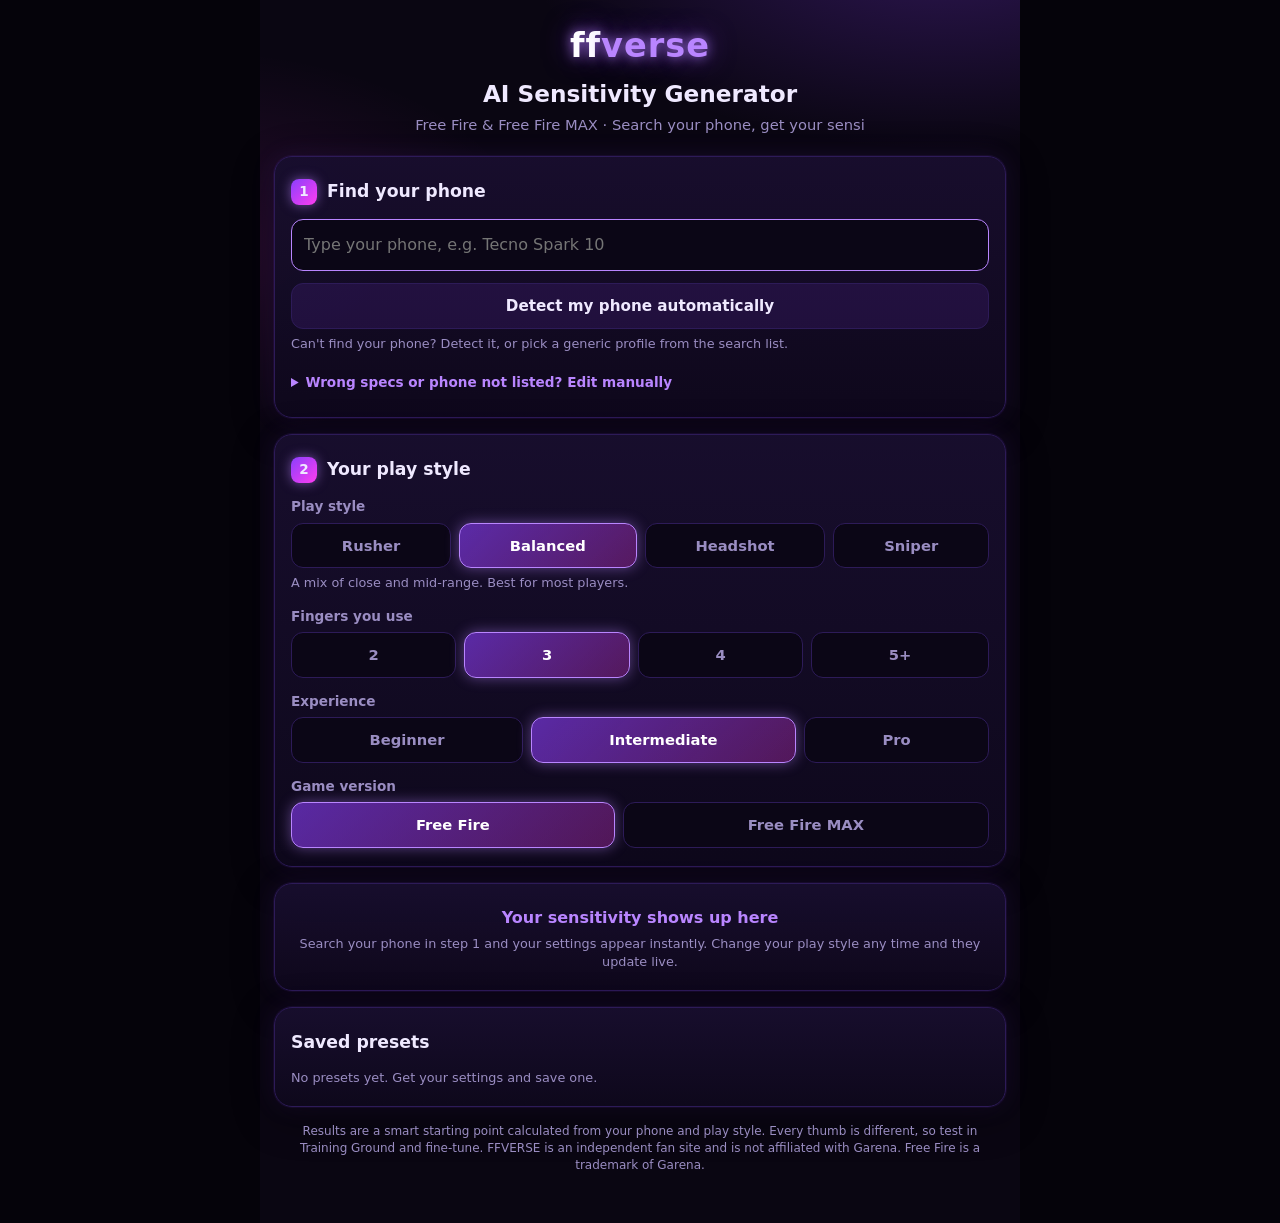
<file: sensi.html>
<!DOCTYPE html>
<html lang="en">
<head>
  <meta charset="UTF-8">
  <meta name="viewport" content="width=device-width, initial-scale=1">
  <title>FFVERSE – Free Fire AI Sensitivity Generator</title>
  <meta name="description" content="Search your phone and get your Free Fire and Free Fire MAX sensitivity instantly. General, Red Dot, 2x, 4x, Sniper and Free Look settings for every device.">
  <link rel="stylesheet" href="sensi.css">
</head>
<body class="ffv-page">

<!-- ===================== COPY FROM HERE (into your website) ===================== -->
<section id="ffv-gen" class="ffv" aria-labelledby="ffv-title">

  <header class="ffv-header">
    <div class="ffv-brand" aria-label="ffverse">ff<span>verse</span></div>
    <h1 id="ffv-title">AI Sensitivity Generator</h1>
    <p class="ffv-sub">Free Fire &amp; Free Fire MAX &middot; Search your phone, get your sensi</p>
  </header>

  <!-- STEP 1: FIND YOUR PHONE -->
  <div class="ffv-card">
    <h2 class="ffv-h2"><span class="ffv-step">1</span> Find your phone</h2>

    <div class="ffv-search">
      <label for="ffv-search" class="ffv-sr">Search your phone</label>
      <input id="ffv-search" class="ffv-input" type="search" placeholder="Type your phone, e.g. Tecno Spark 10"
             autocomplete="off" autocapitalize="off" spellcheck="false"
             role="combobox" aria-expanded="false" aria-controls="ffv-suggest" aria-autocomplete="list">
      <ul id="ffv-suggest" class="ffv-suggest" role="listbox" hidden></ul>
    </div>

    <button type="button" id="ffv-detect" class="ffv-btn ffv-btn-ghost ffv-btn-block">Detect my phone automatically</button>
    <p class="ffv-hint" id="ffv-detect-note" role="status" aria-live="polite">Can't find your phone? Detect it, or pick a generic profile from the search list.</p>

    <div class="ffv-device" id="ffv-device" hidden>
      <span class="ffv-device-label">Your phone</span>
      <strong class="ffv-device-name" id="ffv-device-name"></strong>
      <span class="ffv-device-specs" id="ffv-device-specs"></span>
    </div>

    <details class="ffv-more">
      <summary>Wrong specs or phone not listed? Edit manually</summary>
      <div class="ffv-grid ffv-more-body">
        <div class="ffv-field">
          <label for="ffv-size">Screen size (inches)</label>
          <input id="ffv-size" class="ffv-input" type="number" inputmode="decimal" min="4" max="13" step="0.01" value="6.5">
          <p class="ffv-error" id="ffv-size-err" hidden>Enter a screen size between 4 and 13 inches.</p>
        </div>

        <div class="ffv-field">
          <label for="ffv-hz">Refresh rate</label>
          <select id="ffv-hz" class="ffv-input">
            <option value="60">60 Hz</option>
            <option value="90">90 Hz</option>
            <option value="120">120 Hz</option>
            <option value="144">144 Hz</option>
            <option value="165">165 Hz</option>
          </select>
        </div>

        <div class="ffv-field">
          <label for="ffv-tier">Phone performance</label>
          <select id="ffv-tier" class="ffv-input">
            <option value="0">Entry-level (2–3 GB RAM)</option>
            <option value="1" selected>Mid-range (4–6 GB RAM)</option>
            <option value="2">High-end (8 GB RAM)</option>
            <option value="3">Flagship (12 GB+ RAM)</option>
          </select>
        </div>

        <div class="ffv-field">
          <label for="ffv-touch">Touch sampling rate</label>
          <select id="ffv-touch" class="ffv-input">
            <option value="0" selected>Not sure</option>
            <option value="120">120 Hz</option>
            <option value="180">180 Hz</option>
            <option value="240">240 Hz</option>
            <option value="360">360 Hz</option>
            <option value="480">480 Hz or more</option>
          </select>
        </div>
      </div>
    </details>
  </div>

  <!-- STEP 2: PLAY STYLE -->
  <div class="ffv-card">
    <h2 class="ffv-h2"><span class="ffv-step">2</span> Your play style</h2>

    <fieldset class="ffv-field">
      <legend>Play style</legend>
      <div class="ffv-chips">
        <label class="ffv-chip"><input type="radio" name="style" value="rusher"><span>Rusher</span></label>
        <label class="ffv-chip"><input type="radio" name="style" value="balanced" checked><span>Balanced</span></label>
        <label class="ffv-chip"><input type="radio" name="style" value="headshot"><span>Headshot</span></label>
        <label class="ffv-chip"><input type="radio" name="style" value="sniper"><span>Sniper</span></label>
      </div>
      <p class="ffv-hint" id="ffv-style-hint"></p>
    </fieldset>

    <fieldset class="ffv-field">
      <legend>Fingers you use</legend>
      <div class="ffv-chips">
        <label class="ffv-chip"><input type="radio" name="fingers" value="2"><span>2</span></label>
        <label class="ffv-chip"><input type="radio" name="fingers" value="3" checked><span>3</span></label>
        <label class="ffv-chip"><input type="radio" name="fingers" value="4"><span>4</span></label>
        <label class="ffv-chip"><input type="radio" name="fingers" value="5"><span>5+</span></label>
      </div>
    </fieldset>

    <fieldset class="ffv-field">
      <legend>Experience</legend>
      <div class="ffv-chips">
        <label class="ffv-chip"><input type="radio" name="exp" value="beginner"><span>Beginner</span></label>
        <label class="ffv-chip"><input type="radio" name="exp" value="intermediate" checked><span>Intermediate</span></label>
        <label class="ffv-chip"><input type="radio" name="exp" value="pro"><span>Pro</span></label>
      </div>
    </fieldset>

    <fieldset class="ffv-field ffv-field-last">
      <legend>Game version</legend>
      <div class="ffv-chips">
        <label class="ffv-chip"><input type="radio" name="game" value="Free Fire" checked><span>Free Fire</span></label>
        <label class="ffv-chip"><input type="radio" name="game" value="Free Fire MAX"><span>Free Fire MAX</span></label>
      </div>
    </fieldset>
  </div>

  <!-- EMPTY STATE -->
  <section id="ffv-empty" class="ffv-card ffv-empty">
    <p class="ffv-empty-title">Your sensitivity shows up here</p>
    <p class="ffv-hint">Search your phone in step 1 and your settings appear instantly. Change your play style any time and they update live.</p>
  </section>

  <!-- RESULT -->
  <section id="ffv-result" class="ffv-card ffv-result" hidden aria-labelledby="ffv-result-title">
    <div class="ffv-result-head">
      <h2 class="ffv-h2" id="ffv-result-title">Your settings</h2>
      <span class="ffv-badge" id="ffv-match" title="How complete your device profile is. Use the fine-tune buttons to improve it.">Match 0%</span>
    </div>
    <p class="ffv-summary" id="ffv-summary"></p>

    <div class="ffv-field ffv-quick">
      <label for="ffv-style-quick">Play style</label>
      <select id="ffv-style-quick" class="ffv-input">
        <option value="rusher">Rusher</option>
        <option value="balanced">Balanced</option>
        <option value="headshot">Headshot</option>
        <option value="sniper">Sniper</option>
      </select>
    </div>

    <div id="ffv-rows" class="ffv-rows"></div>

    <div class="ffv-tune">
      <p class="ffv-tune-title">Not feeling it? Fine-tune:</p>
      <div class="ffv-tune-btns">
        <button type="button" class="ffv-btn ffv-btn-ghost" id="ffv-slower">Too fast</button>
        <button type="button" class="ffv-btn ffv-btn-ghost" id="ffv-faster">Too slow</button>
        <button type="button" class="ffv-btn ffv-btn-text" id="ffv-reset-tune">Reset</button>
      </div>
      <p class="ffv-hint" id="ffv-tune-note"></p>
    </div>

    <h3 class="ffv-h3">Tips for your setup</h3>
    <ul class="ffv-tips" id="ffv-tips"></ul>

    <div class="ffv-actions">
      <button type="button" class="ffv-btn ffv-btn-primary" id="ffv-copy">Copy settings</button>
      <button type="button" class="ffv-btn ffv-btn-ghost" id="ffv-share">Share on WhatsApp</button>
    </div>

    <div class="ffv-save">
      <label for="ffv-preset-name">Save as preset</label>
      <div class="ffv-save-row">
        <input id="ffv-preset-name" class="ffv-input" type="text" maxlength="30" placeholder="e.g. Ranked setup">
        <button type="button" class="ffv-btn ffv-btn-ghost" id="ffv-save">Save</button>
      </div>
    </div>
  </section>

  <!-- SAVED PRESETS -->
  <section class="ffv-card" aria-labelledby="ffv-presets-title">
    <h2 class="ffv-h2" id="ffv-presets-title">Saved presets</h2>
    <p class="ffv-hint" id="ffv-no-presets">No presets yet. Get your settings and save one.</p>
    <ul class="ffv-presets" id="ffv-presets"></ul>
  </section>

  <p class="ffv-disclaimer">
    Results are a smart starting point calculated from your phone and play style. Every thumb is different,
    so test in Training Ground and fine-tune. FFVERSE is an independent fan site and is not affiliated with
    Garena. Free Fire is a trademark of Garena.
  </p>

  <div id="ffv-toast" class="ffv-toast" role="status" aria-live="polite"></div>
</section>
<!-- ====================== COPY UP TO HERE (into your website) ====================== -->

<script src="sensi.js"></script>
</body>
</html>
</file>
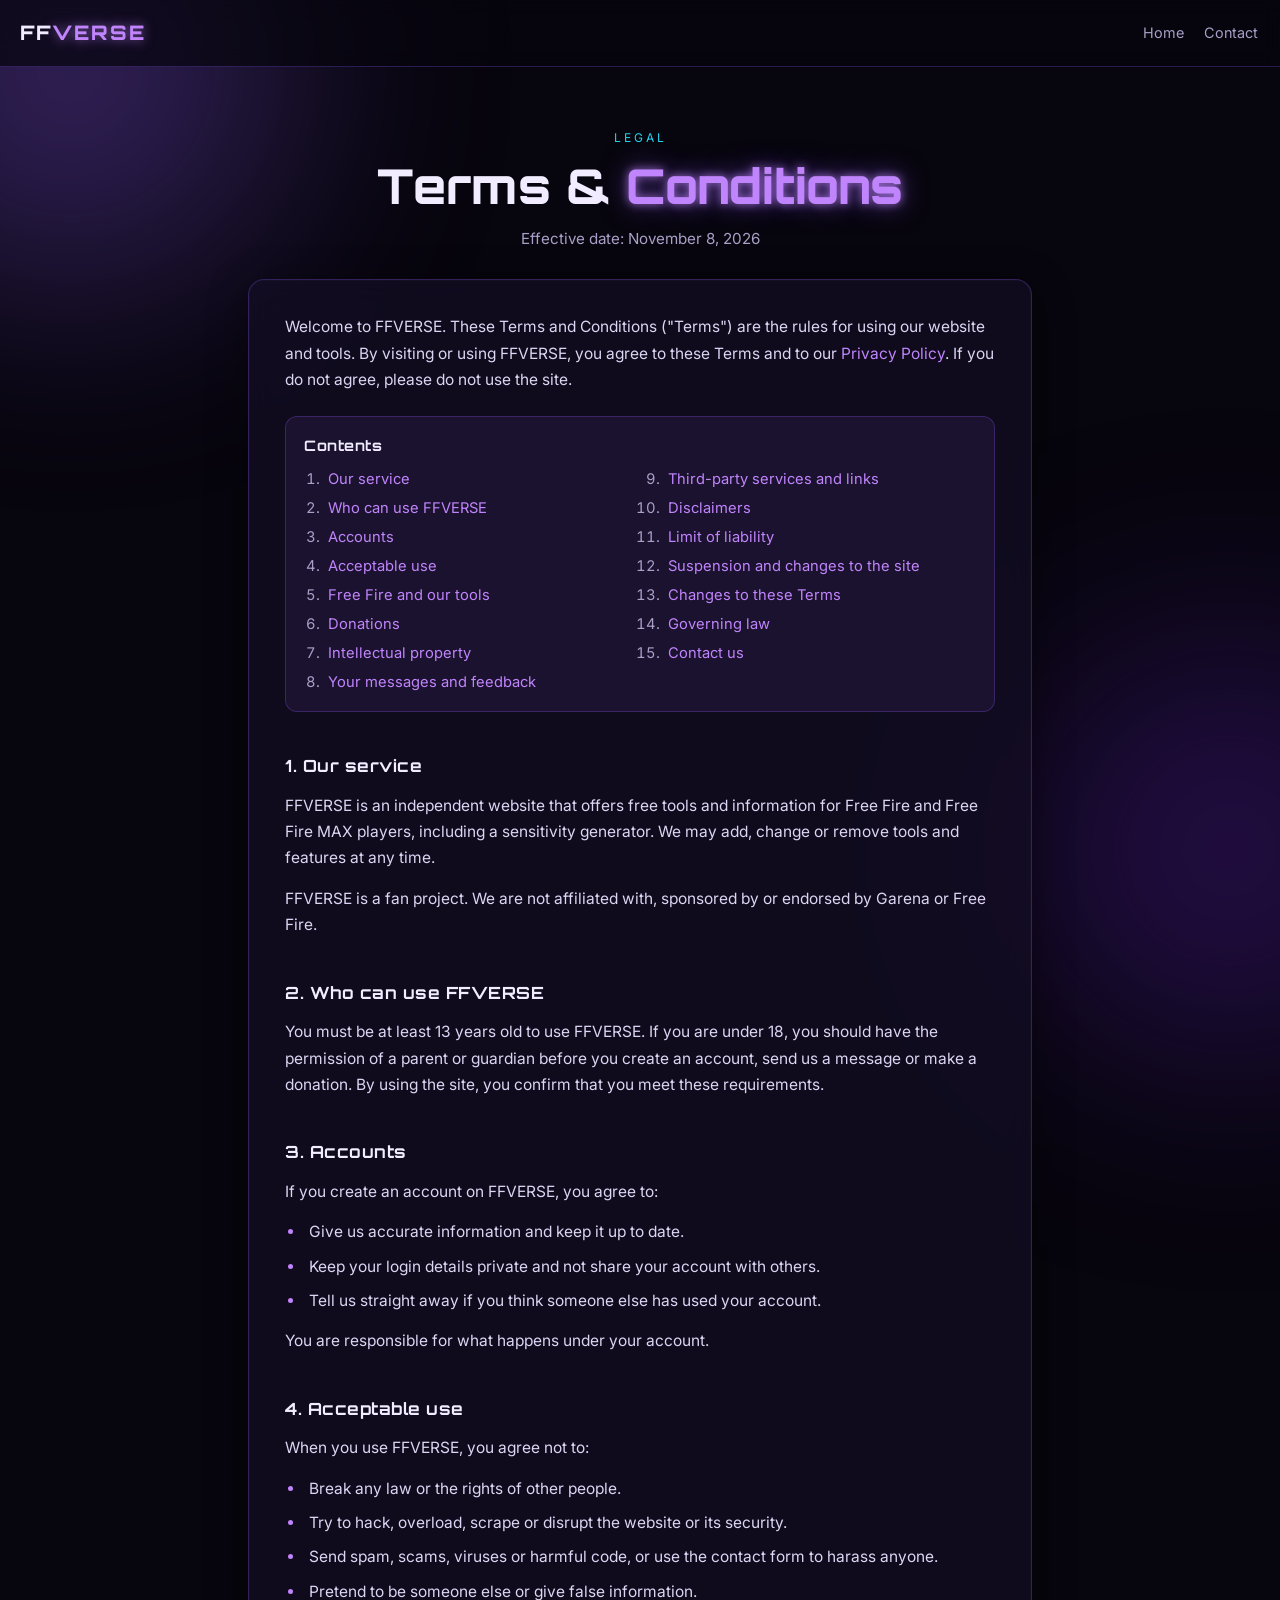
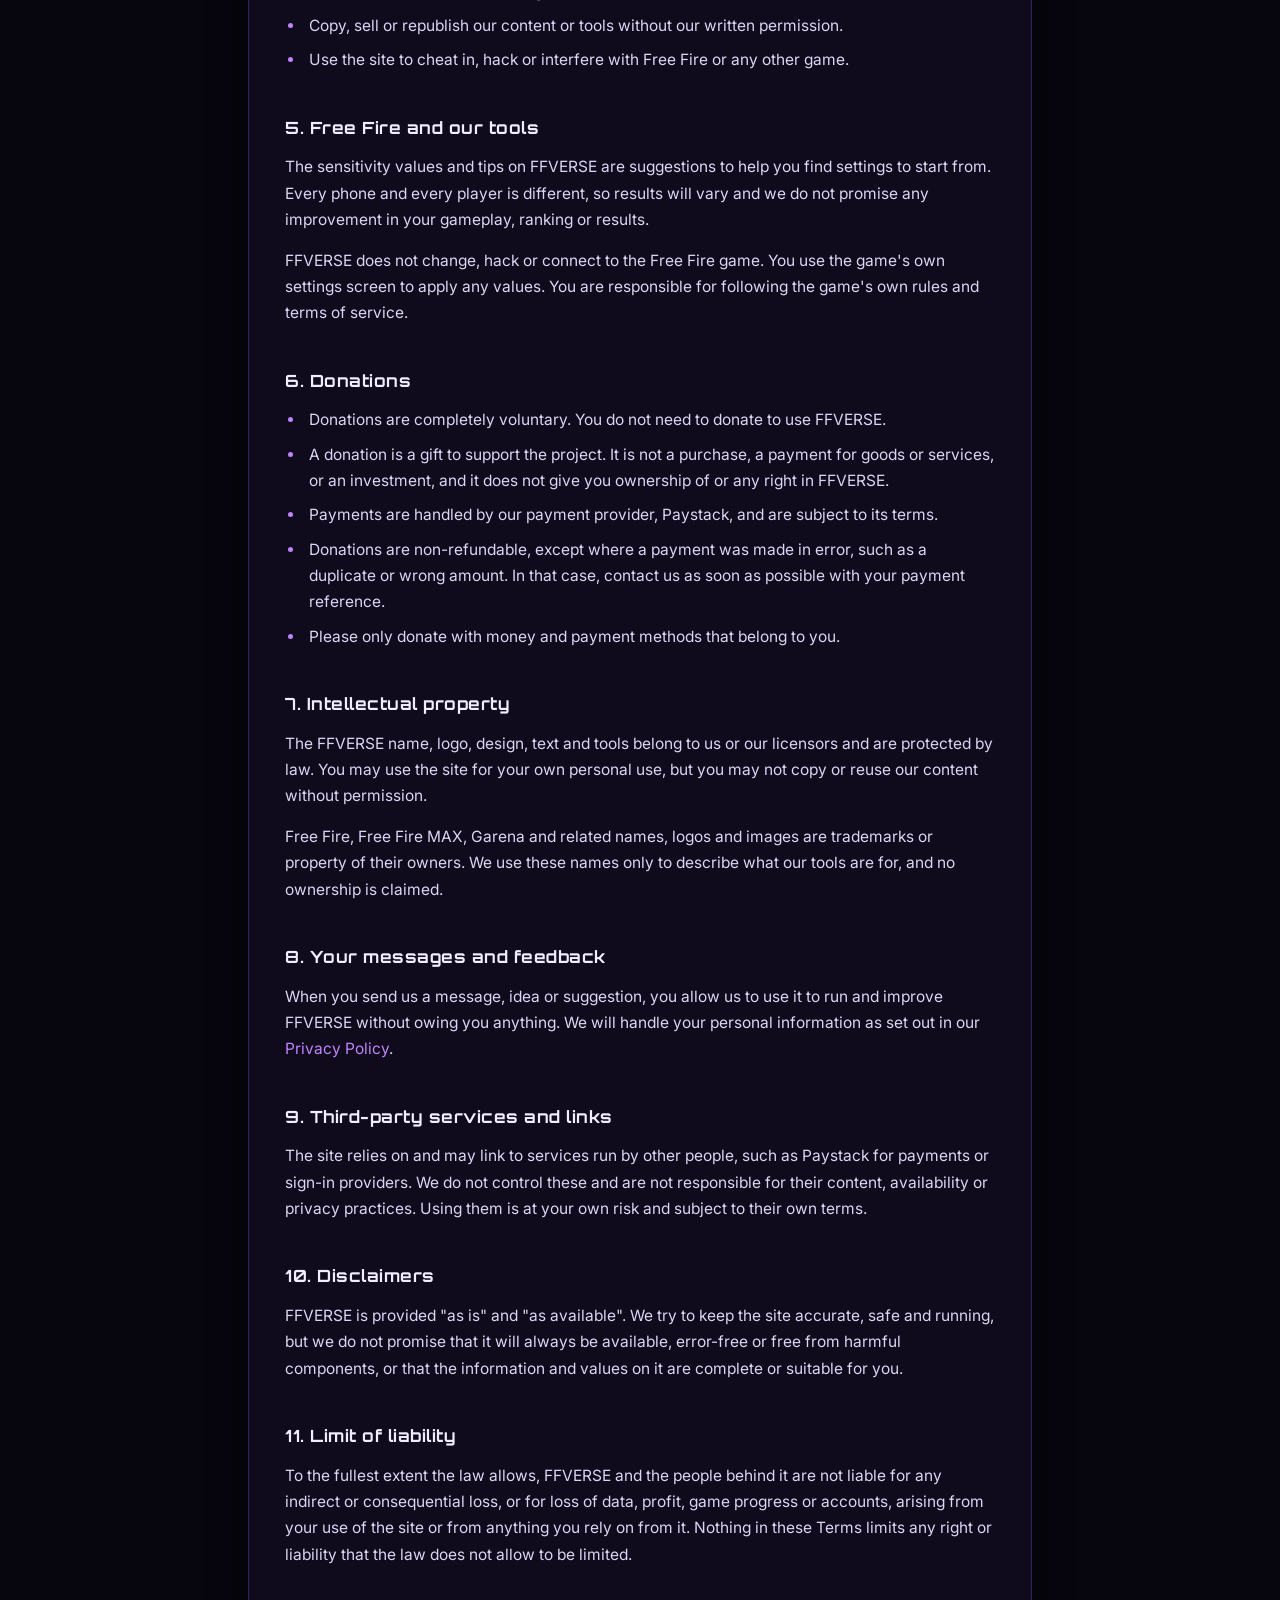
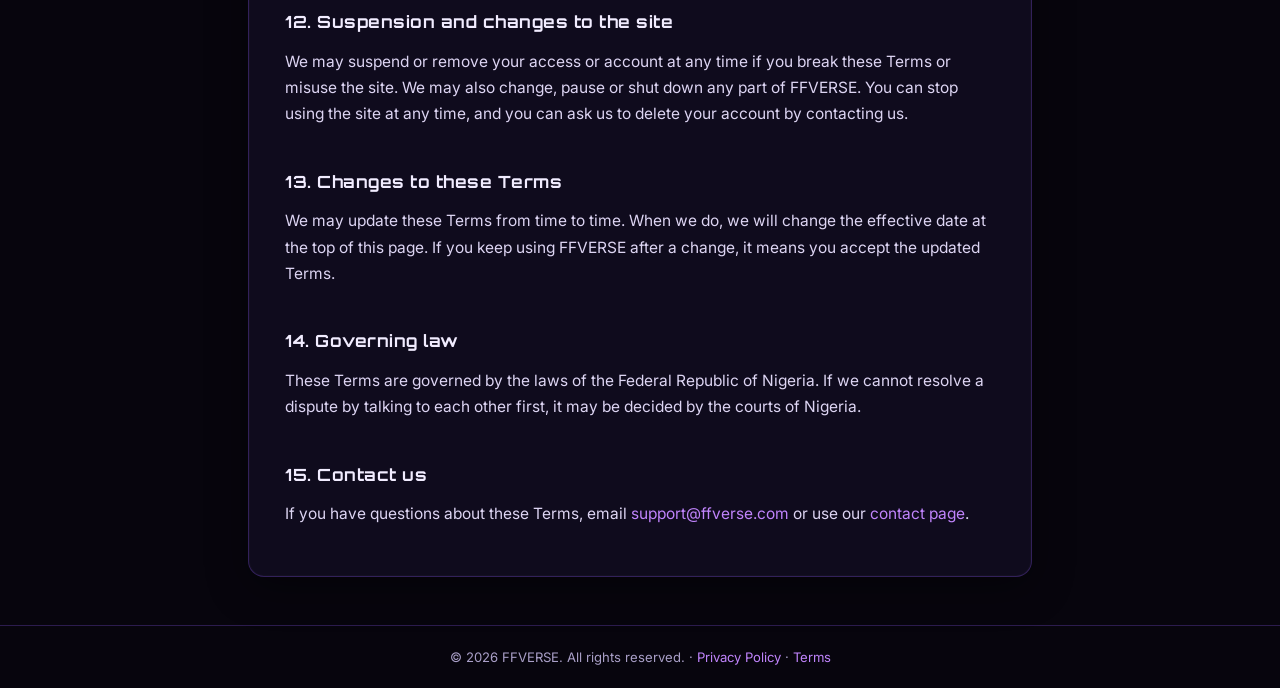
<file: termsandcondition.html>
<!DOCTYPE html>
<html lang="en">
<head>
  <meta charset="UTF-8">
  <meta name="viewport" content="width=device-width, initial-scale=1.0">
  <title>Terms and Conditions | FFVERSE</title>
  <meta name="description" content="The rules for using the FFVERSE website and tools.">
  <meta name="theme-color" content="#07050d">
  <link rel="preconnect" href="https://fonts.googleapis.com">
  <link rel="preconnect" href="https://fonts.gstatic.com" crossorigin>
  <link href="https://fonts.googleapis.com/css2?family=Orbitron:wght@600;800&family=Inter:wght@400;500;600&display=swap" rel="stylesheet">
  <link rel="stylesheet" href="terms.css">
</head>
<body>
  <div class="bg-glow bg-glow--one" aria-hidden="true"></div>
  <div class="bg-glow bg-glow--two" aria-hidden="true"></div>

  <header class="topbar">
    <a href="index.html" class="brand" aria-label="FFVERSE home">FF<span>VERSE</span></a>
    <nav class="topbar__nav" aria-label="Main">
      <a href="index.html">Home</a>
      <a href="contactus.html">Contact</a>
    </nav>
  </header>

  <main class="wrap">
    <section class="hero">
      <p class="eyebrow">Legal</p>
      <h1>Terms &amp; <span class="neon">Conditions</span></h1>
      <p class="hero__sub">Effective date: November 8, 2026</p>
    </section>

    <article class="card policy">
      <p>
        Welcome to FFVERSE. These Terms and Conditions ("Terms") are the rules for using our website and tools.
        By visiting or using FFVERSE, you agree to these Terms and to our
        <a href="privacy.html">Privacy Policy</a>. If you do not agree, please do not use the site.
      </p>

      <nav class="toc" aria-label="Contents">
        <h2>Contents</h2>
        <ol>
          <li><a href="#service">Our service</a></li>
          <li><a href="#eligibility">Who can use FFVERSE</a></li>
          <li><a href="#accounts">Accounts</a></li>
          <li><a href="#use">Acceptable use</a></li>
          <li><a href="#game">Free Fire and our tools</a></li>
          <li><a href="#donations">Donations</a></li>
          <li><a href="#ip">Intellectual property</a></li>
          <li><a href="#feedback">Your messages and feedback</a></li>
          <li><a href="#third">Third-party services and links</a></li>
          <li><a href="#disclaimer">Disclaimers</a></li>
          <li><a href="#liability">Limit of liability</a></li>
          <li><a href="#termination">Suspension and changes to the site</a></li>
          <li><a href="#changes">Changes to these Terms</a></li>
          <li><a href="#law">Governing law</a></li>
          <li><a href="#contact">Contact us</a></li>
        </ol>
      </nav>

      <h2 id="service">1. Our service</h2>
      <p>
        FFVERSE is an independent website that offers free tools and information for Free Fire and Free Fire MAX
        players, including a sensitivity generator. We may add, change or remove tools and features at any time.
      </p>
      <p>
        FFVERSE is a fan project. We are not affiliated with, sponsored by or endorsed by Garena or Free Fire.
      </p>

      <h2 id="eligibility">2. Who can use FFVERSE</h2>
      <p>
        You must be at least 13 years old to use FFVERSE. If you are under 18, you should have the permission of a
        parent or guardian before you create an account, send us a message or make a donation. By using the site,
        you confirm that you meet these requirements.
      </p>

      <h2 id="accounts">3. Accounts</h2>
      <p>If you create an account on FFVERSE, you agree to:</p>
      <ul>
        <li>Give us accurate information and keep it up to date.</li>
        <li>Keep your login details private and not share your account with others.</li>
        <li>Tell us straight away if you think someone else has used your account.</li>
      </ul>
      <p>You are responsible for what happens under your account.</p>

      <h2 id="use">4. Acceptable use</h2>
      <p>When you use FFVERSE, you agree not to:</p>
      <ul>
        <li>Break any law or the rights of other people.</li>
        <li>Try to hack, overload, scrape or disrupt the website or its security.</li>
        <li>Send spam, scams, viruses or harmful code, or use the contact form to harass anyone.</li>
        <li>Pretend to be someone else or give false information.</li>
        <li>Copy, sell or republish our content or tools without our written permission.</li>
        <li>Use the site to cheat in, hack or interfere with Free Fire or any other game.</li>
      </ul>

      <h2 id="game">5. Free Fire and our tools</h2>
      <p>
        The sensitivity values and tips on FFVERSE are suggestions to help you find settings to start from. Every
        phone and every player is different, so results will vary and we do not promise any improvement in your
        gameplay, ranking or results.
      </p>
      <p>
        FFVERSE does not change, hack or connect to the Free Fire game. You use the game's own settings screen to
        apply any values. You are responsible for following the game's own rules and terms of service.
      </p>

      <h2 id="donations">6. Donations</h2>
      <ul>
        <li>Donations are completely voluntary. You do not need to donate to use FFVERSE.</li>
        <li>A donation is a gift to support the project. It is not a purchase, a payment for goods or services, or an investment, and it does not give you ownership of or any right in FFVERSE.</li>
        <li>Payments are handled by our payment provider, Paystack, and are subject to its terms.</li>
        <li>Donations are non-refundable, except where a payment was made in error, such as a duplicate or wrong amount. In that case, contact us as soon as possible with your payment reference.</li>
        <li>Please only donate with money and payment methods that belong to you.</li>
      </ul>

      <h2 id="ip">7. Intellectual property</h2>
      <p>
        The FFVERSE name, logo, design, text and tools belong to us or our licensors and are protected by law.
        You may use the site for your own personal use, but you may not copy or reuse our content without
        permission.
      </p>
      <p>
        Free Fire, Free Fire MAX, Garena and related names, logos and images are trademarks or property of their
        owners. We use these names only to describe what our tools are for, and no ownership is claimed.
      </p>

      <h2 id="feedback">8. Your messages and feedback</h2>
      <p>
        When you send us a message, idea or suggestion, you allow us to use it to run and improve FFVERSE without
        owing you anything. We will handle your personal information as set out in our
        <a href="privacy.html">Privacy Policy</a>.
      </p>

      <h2 id="third">9. Third-party services and links</h2>
      <p>
        The site relies on and may link to services run by other people, such as Paystack for payments or
        sign-in providers. We do not control these and are not responsible for their content, availability or
        privacy practices. Using them is at your own risk and subject to their own terms.
      </p>

      <h2 id="disclaimer">10. Disclaimers</h2>
      <p>
        FFVERSE is provided "as is" and "as available". We try to keep the site accurate, safe and running, but we
        do not promise that it will always be available, error-free or free from harmful components, or that the
        information and values on it are complete or suitable for you.
      </p>

      <h2 id="liability">11. Limit of liability</h2>
      <p>
        To the fullest extent the law allows, FFVERSE and the people behind it are not liable for any indirect or
        consequential loss, or for loss of data, profit, game progress or accounts, arising from your use of the
        site or from anything you rely on from it. Nothing in these Terms limits any right or liability that the
        law does not allow to be limited.
      </p>

      <h2 id="termination">12. Suspension and changes to the site</h2>
      <p>
        We may suspend or remove your access or account at any time if you break these Terms or misuse the site.
        We may also change, pause or shut down any part of FFVERSE. You can stop using the site at any time, and you
        can ask us to delete your account by contacting us.
      </p>

      <h2 id="changes">13. Changes to these Terms</h2>
      <p>
        We may update these Terms from time to time. When we do, we will change the effective date at the top of
        this page. If you keep using FFVERSE after a change, it means you accept the updated Terms.
      </p>

      <h2 id="law">14. Governing law</h2>
      <p>
        These Terms are governed by the laws of the Federal Republic of Nigeria. If we cannot resolve a dispute
        by talking to each other first, it may be decided by the courts of Nigeria.
      </p>

      <h2 id="contact">15. Contact us</h2>
      <p>
        If you have questions about these Terms, email
        <a href="mailto:ffverseofficial@gmail.com">support@ffverse.com</a> or use our
        <a href="contactus.html">contact page</a>.
      </p>
    </article>
  </main>

  <footer class="footer">
    <p>&copy; <span id="year"></span> FFVERSE. All rights reserved. &middot; <a href="privacy.html">Privacy Policy</a> &middot; <a href="terms.html">Terms</a></p>
  </footer>

  <script>
    document.getElementById("year").textContent = new Date().getFullYear();
  </script>
</body>
</html>
</file>
<file: style.css>
html{
    text-align: center;
    font-family: 'Segoe UI', Tahoma, Geneva, Verdana, sans-serif;
}

body{
    background-color: #1a1a1a;
    color: #e3e3e3;
}

button {
  background: #111;
  color: #fff;
  border: 2px solid #00eaff;
  padding: 12px 28px;
  border-radius: 8px;
  font-size: 16px;
  cursor: pointer;
  transition: all 0.3s ease;
}

button:hover {
  background: #00eaff;
  color: #000;
  box-shadow: 0 0 15px #00eaff,
              0 0 30px #00eaff;
  transform: translateY(-4px) scale(1.05);
}

#homeAvatar {
    width: 45px;
    height: 45px;
    border-radius: 50%;
    object-fit: cover;
    border: 2px solid white;
}
</file>
<file: about.css>
/* ===== FFVERSE About Page ===== */
:root {
  --bg: #07050d;
  --surface: rgba(20, 14, 36, 0.72);
  --surface-2: rgba(30, 20, 52, 0.8);
  --border: rgba(139, 92, 246, 0.28);
  --purple: #8b5cf6;
  --neon: #c084fc;
  --cyan: #22d3ee;
  --text: #f1ecff;
  --muted: #a99fc7;
  --radius: 16px;
}

*, *::before, *::after { box-sizing: border-box; margin: 0; padding: 0; }
html { scroll-behavior: smooth; }

body {
  font-family: "Inter", system-ui, -apple-system, "Segoe UI", Roboto, sans-serif;
  background: var(--bg);
  color: var(--text);
  line-height: 1.7;
  min-height: 100vh;
  overflow-x: hidden;
  -webkit-font-smoothing: antialiased;
}

a { color: var(--neon); text-decoration: none; }
a:hover { text-decoration: underline; }

/* Background glow */
.bg-glow {
  position: fixed;
  width: 420px;
  height: 420px;
  border-radius: 50%;
  filter: blur(120px);
  opacity: 0.35;
  pointer-events: none;
  z-index: 0;
}
.bg-glow--one { background: var(--purple); top: -140px; left: -140px; }
.bg-glow--two { background: #5b21b6; bottom: -160px; right: -160px; }

/* Top bar */
.topbar {
  position: relative;
  z-index: 2;
  display: flex;
  align-items: center;
  justify-content: space-between;
  gap: 10px;
  padding: 16px 16px;
  border-bottom: 1px solid var(--border);
  background: rgba(7, 5, 13, 0.7);
  backdrop-filter: blur(10px);
}
.brand {
  font-family: "Orbitron", sans-serif;
  font-weight: 800;
  font-size: 1.15rem;
  letter-spacing: 2px;
  color: var(--text);
}
.brand span { color: var(--neon); text-shadow: 0 0 12px rgba(192, 132, 252, 0.7); }
.brand:hover { text-decoration: none; }
.topbar__nav { display: flex; gap: 12px; font-size: 0.85rem; }
.topbar__nav a { color: var(--muted); padding: 4px 2px; }
.topbar__nav a:hover,
.topbar__nav a[aria-current="page"] { color: var(--text); text-decoration: none; }
.topbar__nav a[aria-current="page"] { border-bottom: 2px solid var(--neon); }

/* Layout */
.wrap {
  position: relative;
  z-index: 1;
  max-width: 900px;
  margin: 0 auto;
  padding: 36px 18px 48px;
  display: grid;
  gap: 22px;
}
.hero { text-align: center; margin-bottom: 4px; }
.eyebrow {
  display: inline-block;
  font-size: 0.75rem;
  letter-spacing: 3px;
  text-transform: uppercase;
  color: var(--cyan);
  margin-bottom: 10px;
}
.hero h1 {
  font-family: "Orbitron", sans-serif;
  font-weight: 800;
  font-size: clamp(2rem, 8vw, 3.2rem);
  line-height: 1.15;
}
.neon {
  color: var(--neon);
  text-shadow: 0 0 10px rgba(192, 132, 252, 0.8), 0 0 28px rgba(139, 92, 246, 0.6);
}
.hero__sub { max-width: 540px; margin: 14px auto 0; color: var(--muted); }

/* Cards */
.card {
  background: var(--surface);
  border: 1px solid var(--border);
  border-radius: var(--radius);
  padding: 22px 18px;
  backdrop-filter: blur(14px);
  box-shadow: 0 0 0 1px rgba(255, 255, 255, 0.02) inset, 0 10px 40px rgba(0, 0, 0, 0.4);
}
.card h2 {
  font-family: "Orbitron", sans-serif;
  font-size: 1.05rem;
  letter-spacing: 0.5px;
  margin-bottom: 12px;
}
.card p { color: #ddd5f3; font-size: 0.97rem; }
.story p { margin-bottom: 14px; }
.story h2:not(:first-child) { margin-top: 26px; }
.story p:last-child { margin-bottom: 0; }

/* Values */
.section-title {
  font-family: "Orbitron", sans-serif;
  font-size: 1.15rem;
  text-align: center;
  margin-bottom: 16px;
}
.values__grid { display: grid; gap: 14px; grid-template-columns: 1fr; }
.value { padding: 20px 18px; }
.value h3 { font-size: 1rem; margin: 12px 0 6px; }
.value p { font-size: 0.9rem; }
.value__icon {
  width: 44px;
  height: 44px;
  display: grid;
  place-items: center;
  border-radius: 12px;
  background: var(--surface-2);
  border: 1px solid var(--border);
}
.value__icon svg { width: 22px; height: 22px; fill: var(--neon); }

/* Call to action */
.cta { text-align: center; }
.cta p { margin-bottom: 18px; }
.cta__buttons { display: grid; gap: 12px; }

.btn {
  display: block;
  font-family: "Orbitron", sans-serif;
  font-weight: 600;
  font-size: 0.9rem;
  letter-spacing: 1px;
  color: #fff;
  background: linear-gradient(135deg, var(--purple), #6d28d9);
  border: 1px solid transparent;
  border-radius: 12px;
  padding: 14px 18px;
  box-shadow: 0 0 22px rgba(139, 92, 246, 0.5);
  transition: transform 0.15s, box-shadow 0.2s;
}
.btn:hover { text-decoration: none; box-shadow: 0 0 32px rgba(192, 132, 252, 0.75); transform: translateY(-1px); }
.btn:focus-visible { outline: 2px solid var(--cyan); outline-offset: 3px; }
.btn--ghost { background: transparent; border-color: var(--neon); color: var(--neon); box-shadow: none; }
.btn--ghost:hover { background: rgba(139, 92, 246, 0.15); box-shadow: 0 0 22px rgba(139, 92, 246, 0.4); }

/* Footer */
.footer {
  position: relative;
  z-index: 1;
  text-align: center;
  padding: 20px;
  border-top: 1px solid var(--border);
  color: var(--muted);
  font-size: 0.82rem;
}

/* Tablet and up */
@media (min-width: 700px) {
  .wrap { padding-top: 56px; gap: 28px; }
  .card { padding: 30px 32px; }
  .values__grid { grid-template-columns: 1fr 1fr; }
  .cta__buttons { grid-template-columns: 1fr 1fr; max-width: 520px; margin: 0 auto; }
  .topbar { padding: 16px 24px; }
  .topbar__nav { gap: 18px; font-size: 0.9rem; }
}

@media (prefers-reduced-motion: reduce) {
  * { transition: none !important; scroll-behavior: auto !important; }
}
</file>
<file: contact.css>
/* ===== FFVERSE Donate Page ===== */
:root {
  --bg: #07050d;
  --surface: rgba(20, 14, 36, 0.72);
  --surface-2: rgba(30, 20, 52, 0.8);
  --border: rgba(139, 92, 246, 0.28);
  --purple: #8b5cf6;
  --neon: #c084fc;
  --cyan: #22d3ee;
  --text: #f1ecff;
  --muted: #a99fc7;
  --danger: #ff5c7a;
  --success: #34d399;
  --radius: 16px;
}

*, *::before, *::after { box-sizing: border-box; margin: 0; padding: 0; }
html { scroll-behavior: smooth; }

body {
  font-family: "Inter", system-ui, -apple-system, "Segoe UI", Roboto, sans-serif;
  background: var(--bg);
  color: var(--text);
  line-height: 1.6;
  min-height: 100vh;
  overflow-x: hidden;
  -webkit-font-smoothing: antialiased;
}

a { color: var(--neon); text-decoration: none; }
a:hover { text-decoration: underline; }
[hidden] { display: none !important; }

/* Background glow */
.bg-glow {
  position: fixed;
  width: 420px;
  height: 420px;
  border-radius: 50%;
  filter: blur(120px);
  opacity: 0.35;
  pointer-events: none;
  z-index: 0;
}
.bg-glow--one { background: var(--purple); top: -140px; left: -140px; }
.bg-glow--two { background: #5b21b6; bottom: -160px; right: -160px; }

/* Top bar */
.topbar {
  position: relative;
  z-index: 2;
  display: flex;
  align-items: center;
  justify-content: space-between;
  padding: 16px 20px;
  border-bottom: 1px solid var(--border);
  background: rgba(7, 5, 13, 0.7);
  backdrop-filter: blur(10px);
}
.brand {
  font-family: "Orbitron", sans-serif;
  font-weight: 800;
  font-size: 1.25rem;
  letter-spacing: 2px;
  color: var(--text);
}
.brand span { color: var(--neon); text-shadow: 0 0 12px rgba(192, 132, 252, 0.7); }
.brand:hover { text-decoration: none; }
.topbar__nav { display: flex; gap: 16px; font-size: 0.9rem; }
.topbar__nav a { color: var(--muted); padding: 4px 2px; }
.topbar__nav a:hover,
.topbar__nav a[aria-current="page"] { color: var(--text); text-decoration: none; }
.topbar__nav a[aria-current="page"] { border-bottom: 2px solid var(--neon); }

/* Layout */
.wrap {
  position: relative;
  z-index: 1;
  max-width: 1100px;
  margin: 0 auto;
  padding: 36px 18px 48px;
}
.hero { text-align: center; margin-bottom: 32px; }
.eyebrow {
  display: inline-block;
  font-size: 0.75rem;
  letter-spacing: 3px;
  text-transform: uppercase;
  color: var(--cyan);
  margin-bottom: 10px;
}
.hero h1 {
  font-family: "Orbitron", sans-serif;
  font-weight: 800;
  font-size: clamp(2rem, 8vw, 3.2rem);
  line-height: 1.15;
}
.neon {
  color: var(--neon);
  text-shadow: 0 0 10px rgba(192, 132, 252, 0.8), 0 0 28px rgba(139, 92, 246, 0.6);
}
.hero__sub { max-width: 600px; margin: 14px auto 0; color: var(--muted); }

.layout { display: grid; gap: 20px; grid-template-columns: 1fr; }
.side { display: grid; gap: 20px; align-content: start; }

/* Cards */
.card {
  background: var(--surface);
  border: 1px solid var(--border);
  border-radius: var(--radius);
  padding: 22px 18px;
  backdrop-filter: blur(14px);
  box-shadow: 0 0 0 1px rgba(255, 255, 255, 0.02) inset, 0 10px 40px rgba(0, 0, 0, 0.4);
}
.card h2 {
  font-family: "Orbitron", sans-serif;
  font-size: 1.05rem;
  letter-spacing: 1px;
  margin-bottom: 18px;
}

/* Amount picker */
.amounts { border: 0; margin-bottom: 18px; }
.amounts legend { font-size: 0.85rem; font-weight: 500; margin-bottom: 10px; }
.amounts__grid { display: grid; grid-template-columns: repeat(3, 1fr); gap: 10px; }

.amount {
  font: inherit;
  font-weight: 600;
  font-size: 0.95rem;
  color: var(--text);
  background: rgba(10, 6, 20, 0.85);
  border: 1px solid var(--border);
  border-radius: 12px;
  padding: 14px 6px;
  cursor: pointer;
  transition: border-color 0.2s, box-shadow 0.2s, background 0.2s, transform 0.1s;
}
.amount:hover { border-color: var(--neon); }
.amount:active { transform: scale(0.97); }
.amount:focus-visible { outline: 2px solid var(--cyan); outline-offset: 2px; }
.amount.active {
  background: linear-gradient(135deg, rgba(139, 92, 246, 0.35), rgba(109, 40, 217, 0.35));
  border-color: var(--neon);
  box-shadow: 0 0 18px rgba(139, 92, 246, 0.5);
}

/* Form fields */
.field { margin-bottom: 16px; }
.field label { display: block; font-size: 0.85rem; font-weight: 500; margin-bottom: 6px; }
.optional { color: var(--muted); font-weight: 400; }

input, textarea {
  width: 100%;
  font: inherit;
  font-size: 1rem; /* prevents iOS zoom on focus */
  color: var(--text);
  background: rgba(10, 6, 20, 0.85);
  border: 1px solid var(--border);
  border-radius: 12px;
  padding: 12px 14px;
  outline: none;
  transition: border-color 0.2s, box-shadow 0.2s;
}
textarea { resize: vertical; min-height: 80px; }
input::placeholder, textarea::placeholder { color: #6f6590; }
input:focus, textarea:focus {
  border-color: var(--neon);
  box-shadow: 0 0 0 3px rgba(139, 92, 246, 0.25), 0 0 18px rgba(139, 92, 246, 0.25);
}
.field.invalid input { border-color: var(--danger); }
.hint { font-size: 0.78rem; color: var(--muted); margin-top: 4px; }
.error { min-height: 1.1em; font-size: 0.78rem; color: var(--danger); margin-top: 4px; }

/* Button */
.btn {
  width: 100%;
  font: inherit;
  font-family: "Orbitron", sans-serif;
  font-weight: 600;
  letter-spacing: 1px;
  color: #fff;
  background: linear-gradient(135deg, var(--purple), #6d28d9);
  border: 0;
  border-radius: 12px;
  padding: 15px 18px;
  cursor: pointer;
  box-shadow: 0 0 22px rgba(139, 92, 246, 0.5);
  transition: transform 0.15s, box-shadow 0.2s, opacity 0.2s;
}
.btn:hover { box-shadow: 0 0 32px rgba(192, 132, 252, 0.75); transform: translateY(-1px); }
.btn:active { transform: translateY(0); }
.btn:focus-visible { outline: 2px solid var(--cyan); outline-offset: 3px; }
.btn:disabled { opacity: 0.6; cursor: not-allowed; transform: none; }

.secure {
  display: flex;
  gap: 8px;
  align-items: flex-start;
  margin-top: 14px;
  font-size: 0.78rem;
  color: var(--muted);
}
.secure svg { flex: 0 0 16px; width: 16px; height: 16px; fill: var(--success); margin-top: 2px; }

.status { margin-top: 12px; font-size: 0.9rem; text-align: center; min-height: 1.3em; }
.status.success { color: var(--success); }
.status.fail { color: var(--danger); }

/* Goal */
.goal__label { font-size: 0.9rem; color: var(--muted); margin-bottom: 10px; }
.progress { height: 12px; background: rgba(10, 6, 20, 0.9); border: 1px solid var(--border); border-radius: 999px; overflow: hidden; }
.progress__fill {
  height: 100%;
  width: 0;
  background: linear-gradient(90deg, var(--purple), var(--neon));
  box-shadow: 0 0 14px rgba(192, 132, 252, 0.8);
  border-radius: 999px;
  transition: width 0.8s ease;
}
.goal__numbers { margin-top: 8px; font-size: 0.85rem; }

/* Bank */
.bank-list { list-style: none; display: grid; gap: 12px; margin-bottom: 12px; }
.bank-list li {
  display: flex;
  justify-content: space-between;
  align-items: center;
  gap: 12px;
  padding-bottom: 10px;
  border-bottom: 1px solid var(--border);
  font-size: 0.9rem;
}
.bank-list li:last-child { border-bottom: 0; padding-bottom: 0; }
.bank-list span { color: var(--muted); }
.bank-list strong { text-align: right; word-break: break-word; }
.copyrow { display: flex; align-items: center; gap: 10px; }
.copy {
  font: inherit;
  font-size: 0.78rem;
  font-weight: 600;
  color: var(--neon);
  background: var(--surface-2);
  border: 1px solid var(--border);
  border-radius: 8px;
  padding: 5px 12px;
  cursor: pointer;
}
.copy:hover { border-color: var(--neon); }

/* Uses */
.uses { list-style: none; display: grid; gap: 10px; font-size: 0.92rem; }
.uses li { display: flex; align-items: center; gap: 12px; }
.dot { width: 8px; height: 8px; border-radius: 50%; background: var(--neon); box-shadow: 0 0 10px var(--neon); flex: 0 0 8px; }

/* Modal */
.modal {
  position: fixed;
  inset: 0;
  z-index: 10;
  display: grid;
  place-items: center;
  padding: 20px;
  background: rgba(4, 2, 10, 0.8);
  backdrop-filter: blur(6px);
}
.modal__box {
  width: 100%;
  max-width: 380px;
  text-align: center;
  background: #120b22;
  border: 1px solid var(--neon);
  border-radius: 20px;
  padding: 30px 24px;
  box-shadow: 0 0 40px rgba(139, 92, 246, 0.5);
  animation: pop 0.3s ease;
}
.modal__emoji { font-size: 2.6rem; }
.modal__box h3 { font-family: "Orbitron", sans-serif; margin: 8px 0; }
.modal__box p { color: var(--muted); margin-bottom: 20px; font-size: 0.95rem; }
@keyframes pop { from { transform: scale(0.92); opacity: 0; } to { transform: scale(1); opacity: 1; } }

/* Footer */
.footer {
  position: relative;
  z-index: 1;
  text-align: center;
  padding: 20px;
  border-top: 1px solid var(--border);
  color: var(--muted);
  font-size: 0.8rem;
}

/* Tablet and up */
@media (min-width: 860px) {
  .wrap { padding-top: 56px; }
  .layout { grid-template-columns: 1.3fr 1fr; gap: 26px; }
  .card { padding: 28px 26px; }
}

@media (prefers-reduced-motion: reduce) {
  * { animation: none !important; transition: none !important; scroll-behavior: auto !important; }
}
</file>
<file: privacy.css>
/* ===== FFVERSE Privacy Policy Page ===== */
:root {
  --bg: #07050d;
  --surface: rgba(20, 14, 36, 0.72);
  --surface-2: rgba(30, 20, 52, 0.8);
  --border: rgba(139, 92, 246, 0.28);
  --purple: #8b5cf6;
  --neon: #c084fc;
  --cyan: #22d3ee;
  --text: #f1ecff;
  --muted: #a99fc7;
  --radius: 16px;
}

*, *::before, *::after { box-sizing: border-box; margin: 0; padding: 0; }
html { scroll-behavior: smooth; }

body {
  font-family: "Inter", system-ui, -apple-system, "Segoe UI", Roboto, sans-serif;
  background: var(--bg);
  color: var(--text);
  line-height: 1.7;
  min-height: 100vh;
  overflow-x: hidden;
  -webkit-font-smoothing: antialiased;
}

a { color: var(--neon); text-decoration: none; }
a:hover { text-decoration: underline; }

/* Background glow */
.bg-glow {
  position: fixed;
  width: 420px;
  height: 420px;
  border-radius: 50%;
  filter: blur(120px);
  opacity: 0.35;
  pointer-events: none;
  z-index: 0;
}
.bg-glow--one { background: var(--purple); top: -140px; left: -140px; }
.bg-glow--two { background: #5b21b6; bottom: -160px; right: -160px; }

/* Top bar */
.topbar {
  position: relative;
  z-index: 2;
  display: flex;
  align-items: center;
  justify-content: space-between;
  padding: 16px 20px;
  border-bottom: 1px solid var(--border);
  background: rgba(7, 5, 13, 0.7);
  backdrop-filter: blur(10px);
}
.brand {
  font-family: "Orbitron", sans-serif;
  font-weight: 800;
  font-size: 1.25rem;
  letter-spacing: 2px;
  color: var(--text);
}
.brand span { color: var(--neon); text-shadow: 0 0 12px rgba(192, 132, 252, 0.7); }
.brand:hover { text-decoration: none; }
.topbar__nav { display: flex; gap: 16px; font-size: 0.9rem; }
.topbar__nav a { color: var(--muted); padding: 4px 2px; }
.topbar__nav a:hover { color: var(--text); text-decoration: none; }

/* Layout */
.wrap {
  position: relative;
  z-index: 1;
  max-width: 820px;
  margin: 0 auto;
  padding: 36px 18px 48px;
}
.hero { text-align: center; margin-bottom: 28px; }
.eyebrow {
  display: inline-block;
  font-size: 0.75rem;
  letter-spacing: 3px;
  text-transform: uppercase;
  color: var(--cyan);
  margin-bottom: 10px;
}
.hero h1 {
  font-family: "Orbitron", sans-serif;
  font-weight: 800;
  font-size: clamp(2rem, 8vw, 3rem);
  line-height: 1.15;
}
.neon {
  color: var(--neon);
  text-shadow: 0 0 10px rgba(192, 132, 252, 0.8), 0 0 28px rgba(139, 92, 246, 0.6);
}
.hero__sub { margin-top: 12px; color: var(--muted); font-size: 0.95rem; }

/* Card */
.card {
  background: var(--surface);
  border: 1px solid var(--border);
  border-radius: var(--radius);
  padding: 22px 18px;
  backdrop-filter: blur(14px);
  box-shadow: 0 0 0 1px rgba(255, 255, 255, 0.02) inset, 0 10px 40px rgba(0, 0, 0, 0.4);
}

/* Policy text */
.policy p { margin-bottom: 14px; color: #ddd5f3; font-size: 0.97rem; }
.policy h2 {
  font-family: "Orbitron", sans-serif;
  font-size: 1.05rem;
  letter-spacing: 0.5px;
  color: var(--text);
  margin: 32px 0 12px;
  padding-top: 8px;
  scroll-margin-top: 16px;
}
.policy h3 {
  font-size: 0.95rem;
  color: var(--neon);
  margin: 18px 0 8px;
}
.policy ul { margin: 0 0 14px 20px; color: #ddd5f3; font-size: 0.97rem; }
.policy li { margin-bottom: 8px; padding-left: 4px; }
.policy li::marker { color: var(--neon); }
.policy strong { color: var(--text); font-weight: 600; }

/* Table of contents */
.toc {
  margin: 22px 0 6px;
  padding: 16px 18px;
  background: var(--surface-2);
  border: 1px solid var(--border);
  border-radius: 12px;
}
.toc h2 { margin: 0 0 10px; padding: 0; font-size: 0.9rem; }
.toc ol { margin-left: 20px; font-size: 0.92rem; columns: 1; }
.toc li { margin-bottom: 4px; }
.toc li::marker { color: var(--muted); }

/* Footer */
.footer {
  position: relative;
  z-index: 1;
  text-align: center;
  padding: 20px;
  border-top: 1px solid var(--border);
  color: var(--muted);
  font-size: 0.82rem;
}

@media (min-width: 700px) {
  .wrap { padding-top: 56px; }
  .card { padding: 34px 36px; }
  .toc ol { columns: 2; column-gap: 28px; }
}

@media (prefers-reduced-motion: reduce) {
  * { transition: none !important; scroll-behavior: auto !important; }
}
</file>
<file: sensi.css>
/* FFVERSE – Free Fire AI Sensitivity Generator
   Everything is scoped under .ffv so it won't clash with your site's own CSS. */

.ffv-page { margin: 0; background: #05030a; min-height: 100vh; }

.ffv, .ffv * { box-sizing: border-box; }

.ffv {
  --ffv-bg: #0a0612;
  --ffv-panel: #120b22;
  --ffv-line: #2d1b58;
  --ffv-purple: #8a3ffc;
  --ffv-neon: #b985ff;
  --ffv-cyan: #35f2ff;
  --ffv-pink: #ff3df0;
  --ffv-text: #efe9ff;
  --ffv-muted: #9a8dc2;

  position: relative;
  max-width: 760px;
  margin: 0 auto;
  padding: 22px 14px 48px;
  color: var(--ffv-text);
  font-family: system-ui, -apple-system, "Segoe UI", Roboto, Arial, sans-serif;
  line-height: 1.45;
  background:
    radial-gradient(600px 300px at 90% -5%, rgba(138, 63, 252, 0.28), transparent 70%),
    radial-gradient(500px 280px at -10% 20%, rgba(255, 61, 240, 0.12), transparent 70%),
    var(--ffv-bg);
  color-scheme: dark;
  -webkit-tap-highlight-color: transparent;
}

/* ---------- Header ---------- */
.ffv-header { text-align: center; margin-bottom: 20px; }

.ffv-brand {
  display: inline-block;
  font-size: 2.1rem;
  font-weight: 900;
  letter-spacing: 1px;
  color: #fff;
  text-transform: lowercase;
  text-shadow: 0 0 12px rgba(185, 133, 255, 0.8), 0 0 28px rgba(138, 63, 252, 0.6);
}
.ffv-brand span { color: var(--ffv-neon); }

.ffv-header h1 {
  margin: 6px 0 4px;
  font-size: 1.45rem;
  font-weight: 800;
  color: var(--ffv-text);
}
.ffv-sub { margin: 0; color: var(--ffv-muted); font-size: 0.92rem; }

/* ---------- Cards ---------- */
.ffv-card {
  background: linear-gradient(180deg, rgba(24, 14, 46, 0.95), rgba(14, 8, 28, 0.95));
  border: 1px solid var(--ffv-line);
  border-radius: 18px;
  padding: 18px 16px;
  margin-bottom: 16px;
  box-shadow: 0 0 0 1px rgba(138, 63, 252, 0.08), 0 10px 40px rgba(0, 0, 0, 0.45), 0 0 24px rgba(138, 63, 252, 0.12);
}
.ffv-card[hidden] { display: none; }

.ffv-h2 {
  display: flex;
  align-items: center;
  gap: 10px;
  margin: 4px 0 14px;
  font-size: 1.08rem;
  font-weight: 800;
  color: var(--ffv-text);
}
.ffv-h2:not(:first-child) { margin-top: 22px; }
.ffv-h3 { margin: 22px 0 8px; font-size: 0.98rem; font-weight: 700; color: var(--ffv-neon); }

.ffv-step {
  display: inline-grid;
  place-items: center;
  width: 26px;
  height: 26px;
  border-radius: 8px;
  font-size: 0.85rem;
  font-weight: 800;
  background: linear-gradient(135deg, var(--ffv-purple), var(--ffv-pink));
  box-shadow: 0 0 12px rgba(185, 133, 255, 0.55);
}

/* ---------- Form fields ---------- */
.ffv-field { margin: 0 0 14px; padding: 0; border: 0; min-width: 0; }
.ffv-field label,
.ffv-field legend,
.ffv-save label {
  display: block;
  padding: 0;
  margin-bottom: 6px;
  font-size: 0.85rem;
  font-weight: 600;
  color: var(--ffv-muted);
}

.ffv-grid { display: grid; grid-template-columns: 1fr; gap: 0 12px; }
@media (min-width: 520px) { .ffv-grid { grid-template-columns: 1fr 1fr; } }

.ffv-input {
  width: 100%;
  min-height: 46px;
  padding: 10px 12px;
  font: inherit;
  font-size: 16px; /* prevents zoom on iOS */
  color: var(--ffv-text);
  background: #0b0616;
  border: 1px solid var(--ffv-line);
  border-radius: 12px;
  outline: none;
  transition: border-color 0.2s, box-shadow 0.2s;
}
.ffv-input:focus {
  border-color: var(--ffv-neon);
  box-shadow: 0 0 0 3px rgba(185, 133, 255, 0.25);
}

.ffv-hint { margin: 6px 0 0; font-size: 0.8rem; color: var(--ffv-muted); }
.ffv-error { margin: 6px 0 0; font-size: 0.82rem; color: #ff7a9a; }
.ffv-error[hidden] { display: none; }

/* ---------- Chips (radio buttons) ---------- */
.ffv-chips { display: flex; flex-wrap: wrap; gap: 8px; }
.ffv-chip { position: relative; flex: 1 1 auto; margin: 0 !important; }
.ffv-chip input {
  position: absolute;
  inset: 0;
  width: 100%;
  height: 100%;
  margin: 0;
  opacity: 0;
  cursor: pointer;
}
.ffv-chip span {
  display: block;
  min-height: 44px;
  padding: 11px 14px;
  text-align: center;
  font-size: 0.92rem;
  font-weight: 700;
  color: var(--ffv-muted);
  background: #0b0616;
  border: 1px solid var(--ffv-line);
  border-radius: 12px;
  transition: all 0.18s;
}
.ffv-chip input:checked + span {
  color: #fff;
  border-color: var(--ffv-neon);
  background: linear-gradient(135deg, rgba(138, 63, 252, 0.6), rgba(255, 61, 240, 0.28));
  box-shadow: 0 0 14px rgba(185, 133, 255, 0.45);
}
.ffv-chip input:focus-visible + span { outline: 2px solid var(--ffv-cyan); outline-offset: 2px; }

/* ---------- Buttons ---------- */
.ffv-btn {
  min-height: 46px;
  padding: 11px 18px;
  font: inherit;
  font-size: 0.95rem;
  font-weight: 800;
  color: #fff;
  border: 1px solid transparent;
  border-radius: 12px;
  cursor: pointer;
  transition: transform 0.12s, box-shadow 0.2s, opacity 0.2s;
}
.ffv-btn:active { transform: scale(0.98); }
.ffv-btn:disabled { opacity: 0.6; cursor: wait; }
.ffv-btn:focus-visible { outline: 2px solid var(--ffv-cyan); outline-offset: 2px; }

.ffv-btn-primary {
  width: 100%;
  background: linear-gradient(135deg, var(--ffv-purple), var(--ffv-pink));
  box-shadow: 0 0 18px rgba(138, 63, 252, 0.55);
}
.ffv-btn-primary:hover { box-shadow: 0 0 26px rgba(255, 61, 240, 0.55); }

.ffv-btn-ghost {
  background: rgba(138, 63, 252, 0.12);
  border-color: var(--ffv-line);
  color: var(--ffv-text);
}
.ffv-btn-ghost:hover { border-color: var(--ffv-neon); }

.ffv-btn-text {
  background: transparent;
  color: var(--ffv-muted);
  text-decoration: underline;
  padding-left: 8px;
  padding-right: 8px;
}

.ffv-status { min-height: 1.3em; margin: 10px 0 0; text-align: center; font-size: 0.88rem; color: var(--ffv-cyan); }

/* ---------- Result ---------- */
.ffv-result-head { display: flex; align-items: center; justify-content: space-between; gap: 10px; }
.ffv-result-head .ffv-h2 { margin-bottom: 8px; }

.ffv-badge {
  padding: 5px 10px;
  font-size: 0.78rem;
  font-weight: 800;
  color: var(--ffv-cyan);
  white-space: nowrap;
  border: 1px solid rgba(53, 242, 255, 0.5);
  border-radius: 999px;
  background: rgba(53, 242, 255, 0.08);
  box-shadow: 0 0 10px rgba(53, 242, 255, 0.25);
}

.ffv-summary { margin: 0 0 16px; font-size: 0.88rem; color: var(--ffv-muted); }

.ffv-rows { display: grid; gap: 14px; }
.ffv-row-top { display: flex; align-items: baseline; justify-content: space-between; margin-bottom: 6px; }
.ffv-row-label { font-size: 0.92rem; font-weight: 600; color: var(--ffv-text); }
.ffv-row-value {
  font-size: 1.25rem;
  font-weight: 900;
  color: #fff;
  text-shadow: 0 0 10px rgba(185, 133, 255, 0.8);
}
.ffv-bar { height: 10px; overflow: hidden; border-radius: 999px; background: #0b0616; border: 1px solid var(--ffv-line); }
.ffv-fill {
  height: 100%;
  width: 0;
  border-radius: 999px;
  background: linear-gradient(90deg, var(--ffv-purple), var(--ffv-pink));
  box-shadow: 0 0 12px rgba(255, 61, 240, 0.7);
  transition: width 0.8s cubic-bezier(0.22, 1, 0.36, 1);
}

/* ---------- Fine-tune ---------- */
.ffv-tune { margin-top: 20px; padding: 14px; border: 1px dashed var(--ffv-line); border-radius: 14px; }
.ffv-tune-title { margin: 0 0 10px; font-size: 0.88rem; font-weight: 700; }
.ffv-tune-btns { display: flex; flex-wrap: wrap; gap: 8px; align-items: center; }
.ffv-tune-btns .ffv-btn-ghost { flex: 1 1 120px; }

.ffv-tips { margin: 0; padding-left: 18px; font-size: 0.88rem; color: var(--ffv-text); }
.ffv-tips li { margin-bottom: 6px; }
.ffv-tips li::marker { color: var(--ffv-neon); }

.ffv-actions { display: grid; gap: 10px; margin-top: 20px; }
@media (min-width: 520px) { .ffv-actions { grid-template-columns: 1fr 1fr; } }

.ffv-save { margin-top: 18px; }
.ffv-save-row { display: flex; gap: 8px; }
.ffv-save-row .ffv-input { flex: 1; }

/* ---------- Presets ---------- */
.ffv-presets { margin: 0; padding: 0; list-style: none; display: grid; gap: 10px; }
.ffv-preset {
  display: flex;
  flex-wrap: wrap;
  align-items: center;
  justify-content: space-between;
  gap: 10px;
  padding: 12px;
  background: #0b0616;
  border: 1px solid var(--ffv-line);
  border-radius: 14px;
}
.ffv-preset-info { min-width: 0; flex: 1 1 160px; }
.ffv-preset-name { display: block; font-weight: 800; overflow-wrap: anywhere; }
.ffv-preset-meta { display: block; font-size: 0.78rem; color: var(--ffv-muted); overflow-wrap: anywhere; }
.ffv-preset-btns { display: flex; gap: 8px; }
.ffv-preset-btns .ffv-btn { min-height: 40px; padding: 8px 14px; font-size: 0.85rem; }
.ffv-btn-danger { color: #ff7a9a; border-color: rgba(255, 122, 154, 0.4); }

.ffv-disclaimer { margin: 6px 4px 0; font-size: 0.75rem; color: var(--ffv-muted); text-align: center; }

/* ---------- Device search ---------- */
.ffv-sr {
  position: absolute !important;
  width: 1px;
  height: 1px;
  overflow: hidden;
  clip: rect(0 0 0 0);
  white-space: nowrap;
}

.ffv-search { position: relative; margin-bottom: 12px; }
.ffv-search .ffv-input { min-height: 52px; font-size: 16px; border-color: var(--ffv-neon); }

.ffv-suggest {
  position: absolute;
  left: 0;
  right: 0;
  top: calc(100% + 6px);
  z-index: 50;
  margin: 0;
  padding: 6px;
  list-style: none;
  max-height: 320px;
  overflow-y: auto;
  background: #0f0820;
  border: 1px solid var(--ffv-neon);
  border-radius: 14px;
  box-shadow: 0 14px 40px rgba(0, 0, 0, 0.7), 0 0 24px rgba(138, 63, 252, 0.35);
}
.ffv-suggest[hidden] { display: none; }

.ffv-suggest-head {
  padding: 8px 10px 4px;
  font-size: 0.74rem;
  font-weight: 700;
  letter-spacing: 0.5px;
  text-transform: uppercase;
  color: var(--ffv-muted);
}

.ffv-suggest-item {
  display: flex;
  flex-direction: column;
  gap: 1px;
  padding: 10px;
  cursor: pointer;
  border-radius: 10px;
}
.ffv-suggest-item:hover,
.ffv-suggest-item.ffv-active { background: rgba(138, 63, 252, 0.28); }
.ffv-suggest-name { font-size: 0.95rem; font-weight: 700; color: var(--ffv-text); overflow-wrap: anywhere; }
.ffv-suggest-meta { font-size: 0.76rem; color: var(--ffv-muted); }

.ffv-btn-block { width: 100%; }

.ffv-device {
  display: flex;
  flex-direction: column;
  gap: 2px;
  margin-top: 12px;
  padding: 12px 14px;
  border: 1px solid rgba(53, 242, 255, 0.45);
  border-radius: 14px;
  background: rgba(53, 242, 255, 0.06);
  box-shadow: 0 0 14px rgba(53, 242, 255, 0.15);
}
.ffv-device[hidden] { display: none; }
.ffv-device-label { font-size: 0.72rem; font-weight: 700; letter-spacing: 0.5px; text-transform: uppercase; color: var(--ffv-cyan); }
.ffv-device-name { font-size: 1.05rem; font-weight: 800; color: #fff; overflow-wrap: anywhere; }
.ffv-device-specs { font-size: 0.84rem; color: var(--ffv-muted); }

.ffv-more { margin-top: 14px; }
.ffv-more summary {
  cursor: pointer;
  padding: 6px 0;
  font-size: 0.85rem;
  font-weight: 600;
  color: var(--ffv-neon);
}
.ffv-more-body { margin-top: 10px; }

.ffv-field-last { margin-bottom: 0; }

.ffv-empty { text-align: center; }
.ffv-empty-title { margin: 4px 0 6px; font-size: 1rem; font-weight: 800; color: var(--ffv-neon); }

.ffv-quick { margin-bottom: 16px; }

/* ---------- Toast ---------- */
.ffv-toast {
  position: fixed;
  left: 50%;
  bottom: 22px;
  z-index: 9999;
  max-width: calc(100vw - 32px);
  padding: 11px 18px;
  font-size: 0.9rem;
  font-weight: 700;
  color: #fff;
  background: rgba(20, 10, 40, 0.96);
  border: 1px solid var(--ffv-neon);
  border-radius: 999px;
  box-shadow: 0 0 20px rgba(138, 63, 252, 0.6);
  transform: translate(-50%, 30px);
  opacity: 0;
  pointer-events: none;
  transition: opacity 0.25s, transform 0.25s;
}
.ffv-toast.ffv-show { opacity: 1; transform: translate(-50%, 0); }

@media (prefers-reduced-motion: reduce) {
  .ffv *, .ffv-toast { transition: none !important; }
}
</file>
<file: terms.css>
/* ===== FFVERSE Terms and Conditions Page ===== */
:root {
  --bg: #07050d;
  --surface: rgba(20, 14, 36, 0.72);
  --surface-2: rgba(30, 20, 52, 0.8);
  --border: rgba(139, 92, 246, 0.28);
  --purple: #8b5cf6;
  --neon: #c084fc;
  --cyan: #22d3ee;
  --text: #f1ecff;
  --muted: #a99fc7;
  --radius: 16px;
}

*, *::before, *::after { box-sizing: border-box; margin: 0; padding: 0; }
html { scroll-behavior: smooth; }

body {
  font-family: "Inter", system-ui, -apple-system, "Segoe UI", Roboto, sans-serif;
  background: var(--bg);
  color: var(--text);
  line-height: 1.7;
  min-height: 100vh;
  overflow-x: hidden;
  -webkit-font-smoothing: antialiased;
}

a { color: var(--neon); text-decoration: none; }
a:hover { text-decoration: underline; }

/* Background glow */
.bg-glow {
  position: fixed;
  width: 420px;
  height: 420px;
  border-radius: 50%;
  filter: blur(120px);
  opacity: 0.35;
  pointer-events: none;
  z-index: 0;
}
.bg-glow--one { background: var(--purple); top: -140px; left: -140px; }
.bg-glow--two { background: #5b21b6; bottom: -160px; right: -160px; }

/* Top bar */
.topbar {
  position: relative;
  z-index: 2;
  display: flex;
  align-items: center;
  justify-content: space-between;
  padding: 16px 20px;
  border-bottom: 1px solid var(--border);
  background: rgba(7, 5, 13, 0.7);
  backdrop-filter: blur(10px);
}
.brand {
  font-family: "Orbitron", sans-serif;
  font-weight: 800;
  font-size: 1.25rem;
  letter-spacing: 2px;
  color: var(--text);
}
.brand span { color: var(--neon); text-shadow: 0 0 12px rgba(192, 132, 252, 0.7); }
.brand:hover { text-decoration: none; }
.topbar__nav { display: flex; gap: 16px; font-size: 0.9rem; }
.topbar__nav a { color: var(--muted); padding: 4px 2px; }
.topbar__nav a:hover { color: var(--text); text-decoration: none; }

/* Layout */
.wrap {
  position: relative;
  z-index: 1;
  max-width: 820px;
  margin: 0 auto;
  padding: 36px 18px 48px;
}
.hero { text-align: center; margin-bottom: 28px; }
.eyebrow {
  display: inline-block;
  font-size: 0.75rem;
  letter-spacing: 3px;
  text-transform: uppercase;
  color: var(--cyan);
  margin-bottom: 10px;
}
.hero h1 {
  font-family: "Orbitron", sans-serif;
  font-weight: 800;
  font-size: clamp(2rem, 8vw, 3rem);
  line-height: 1.15;
}
.neon {
  color: var(--neon);
  text-shadow: 0 0 10px rgba(192, 132, 252, 0.8), 0 0 28px rgba(139, 92, 246, 0.6);
}
.hero__sub { margin-top: 12px; color: var(--muted); font-size: 0.95rem; }

/* Card */
.card {
  background: var(--surface);
  border: 1px solid var(--border);
  border-radius: var(--radius);
  padding: 22px 18px;
  backdrop-filter: blur(14px);
  box-shadow: 0 0 0 1px rgba(255, 255, 255, 0.02) inset, 0 10px 40px rgba(0, 0, 0, 0.4);
}

/* Policy text */
.policy p { margin-bottom: 14px; color: #ddd5f3; font-size: 0.97rem; }
.policy h2 {
  font-family: "Orbitron", sans-serif;
  font-size: 1.05rem;
  letter-spacing: 0.5px;
  color: var(--text);
  margin: 32px 0 12px;
  padding-top: 8px;
  scroll-margin-top: 16px;
}
.policy h3 {
  font-size: 0.95rem;
  color: var(--neon);
  margin: 18px 0 8px;
}
.policy ul { margin: 0 0 14px 20px; color: #ddd5f3; font-size: 0.97rem; }
.policy li { margin-bottom: 8px; padding-left: 4px; }
.policy li::marker { color: var(--neon); }
.policy strong { color: var(--text); font-weight: 600; }

/* Table of contents */
.toc {
  margin: 22px 0 6px;
  padding: 16px 18px;
  background: var(--surface-2);
  border: 1px solid var(--border);
  border-radius: 12px;
}
.toc h2 { margin: 0 0 10px; padding: 0; font-size: 0.9rem; }
.toc ol { margin-left: 20px; font-size: 0.92rem; columns: 1; }
.toc li { margin-bottom: 4px; }
.toc li::marker { color: var(--muted); }

/* Footer */
.footer {
  position: relative;
  z-index: 1;
  text-align: center;
  padding: 20px;
  border-top: 1px solid var(--border);
  color: var(--muted);
  font-size: 0.82rem;
}

@media (min-width: 700px) {
  .wrap { padding-top: 56px; }
  .card { padding: 34px 36px; }
  .toc ol { columns: 2; column-gap: 28px; }
}

@media (prefers-reduced-motion: reduce) {
  * { transition: none !important; scroll-behavior: auto !important; }
}
</file>
